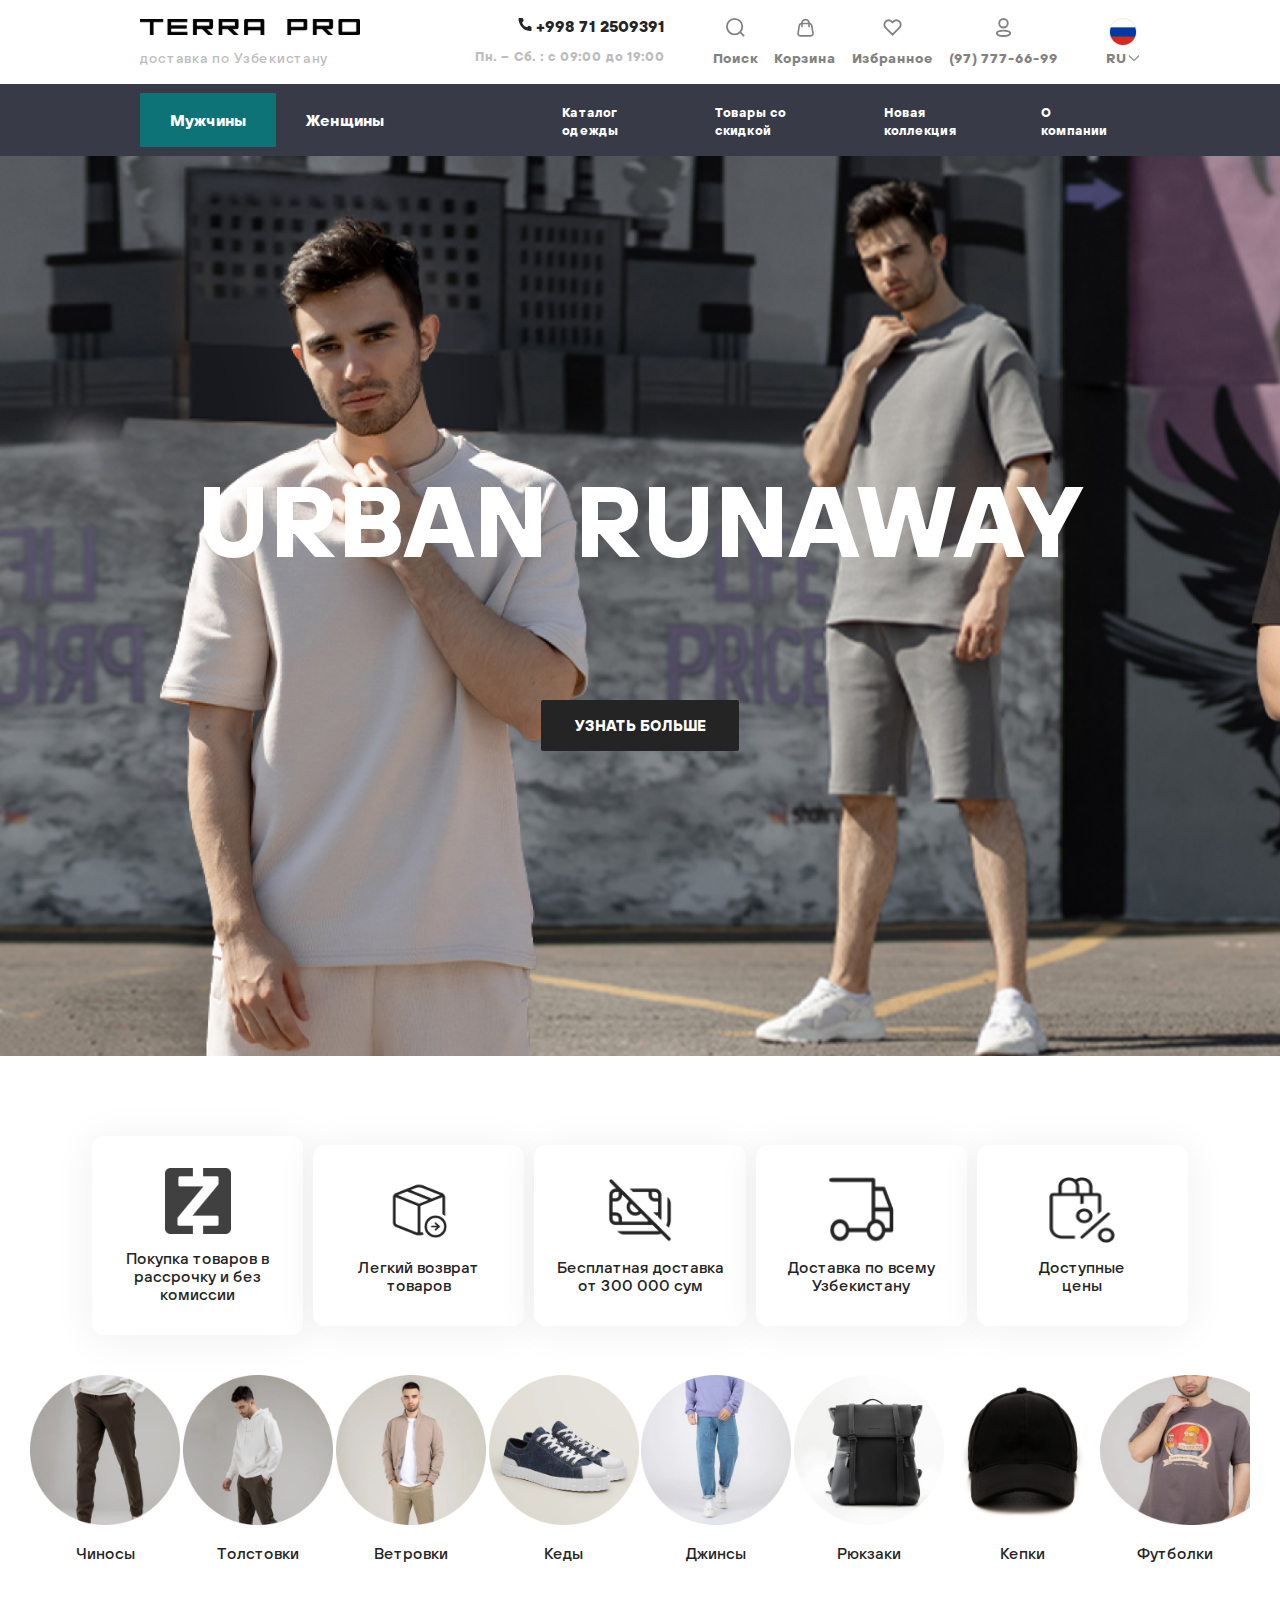
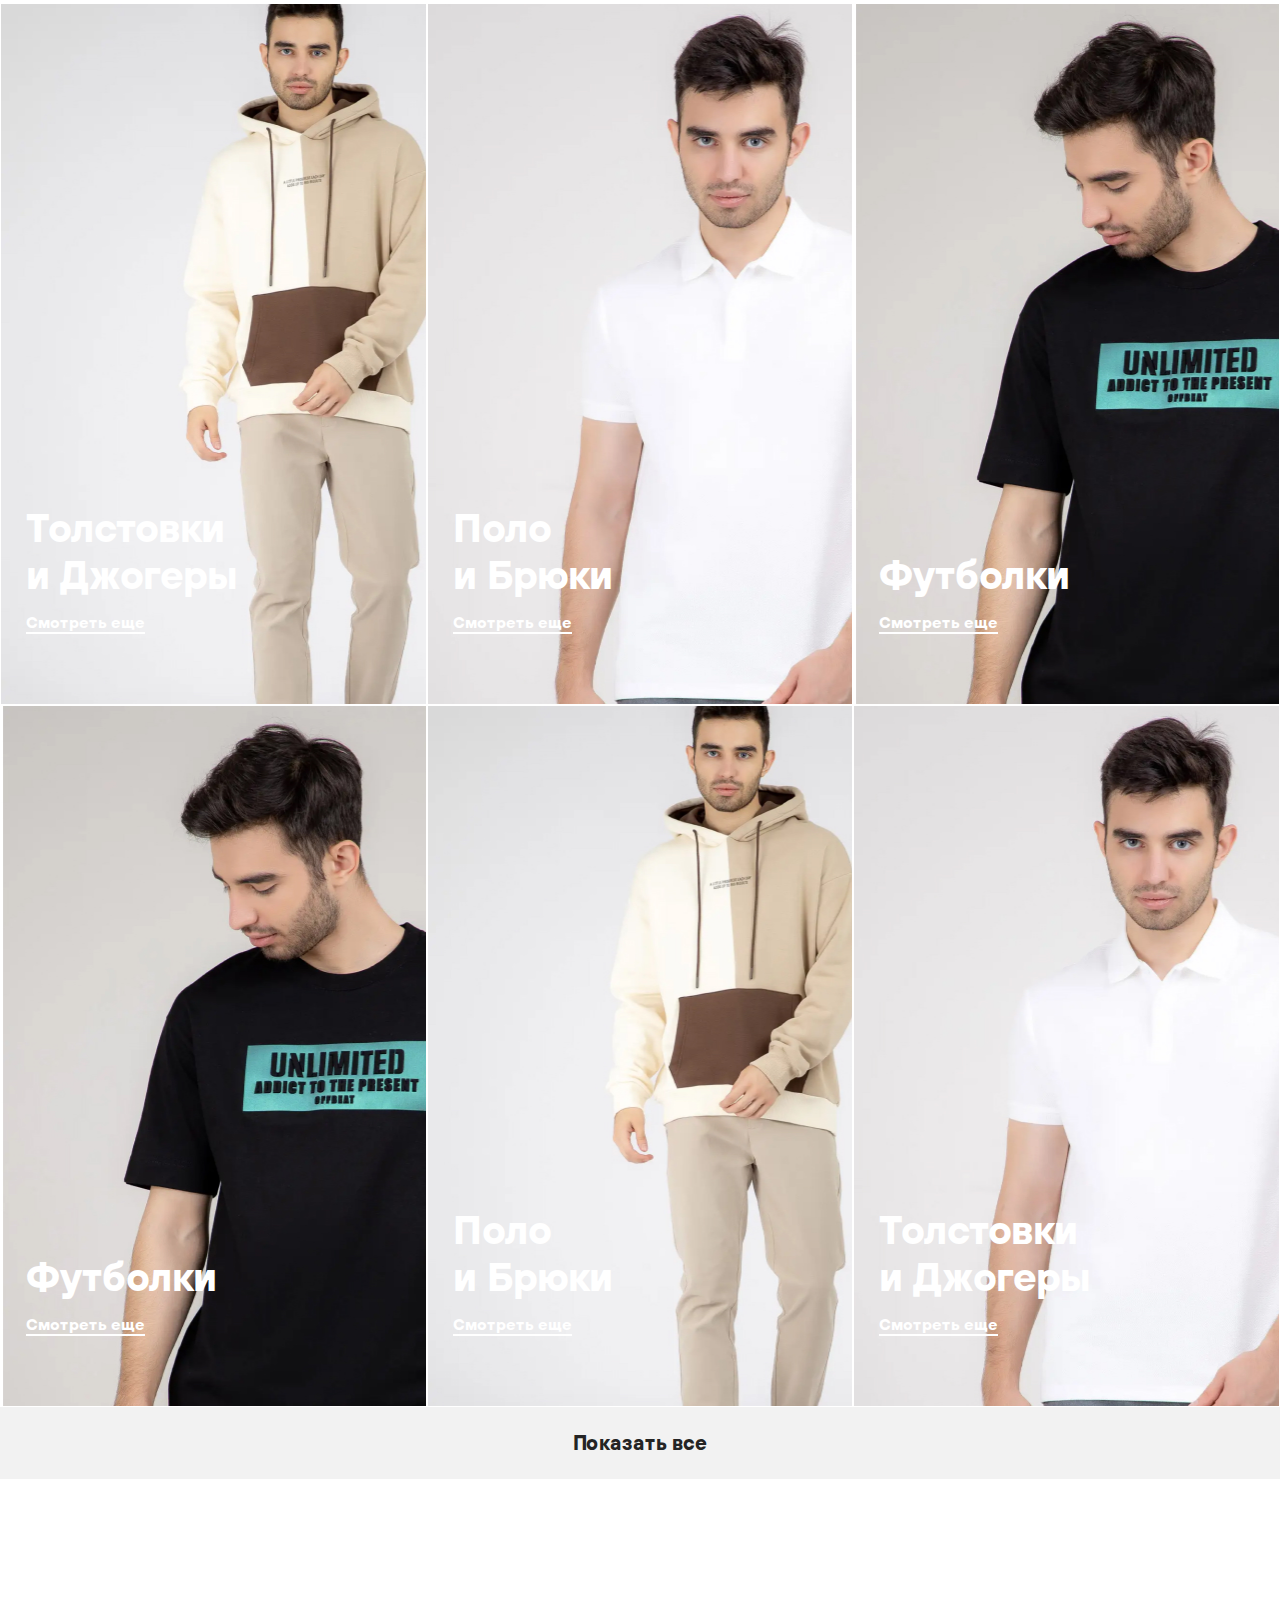
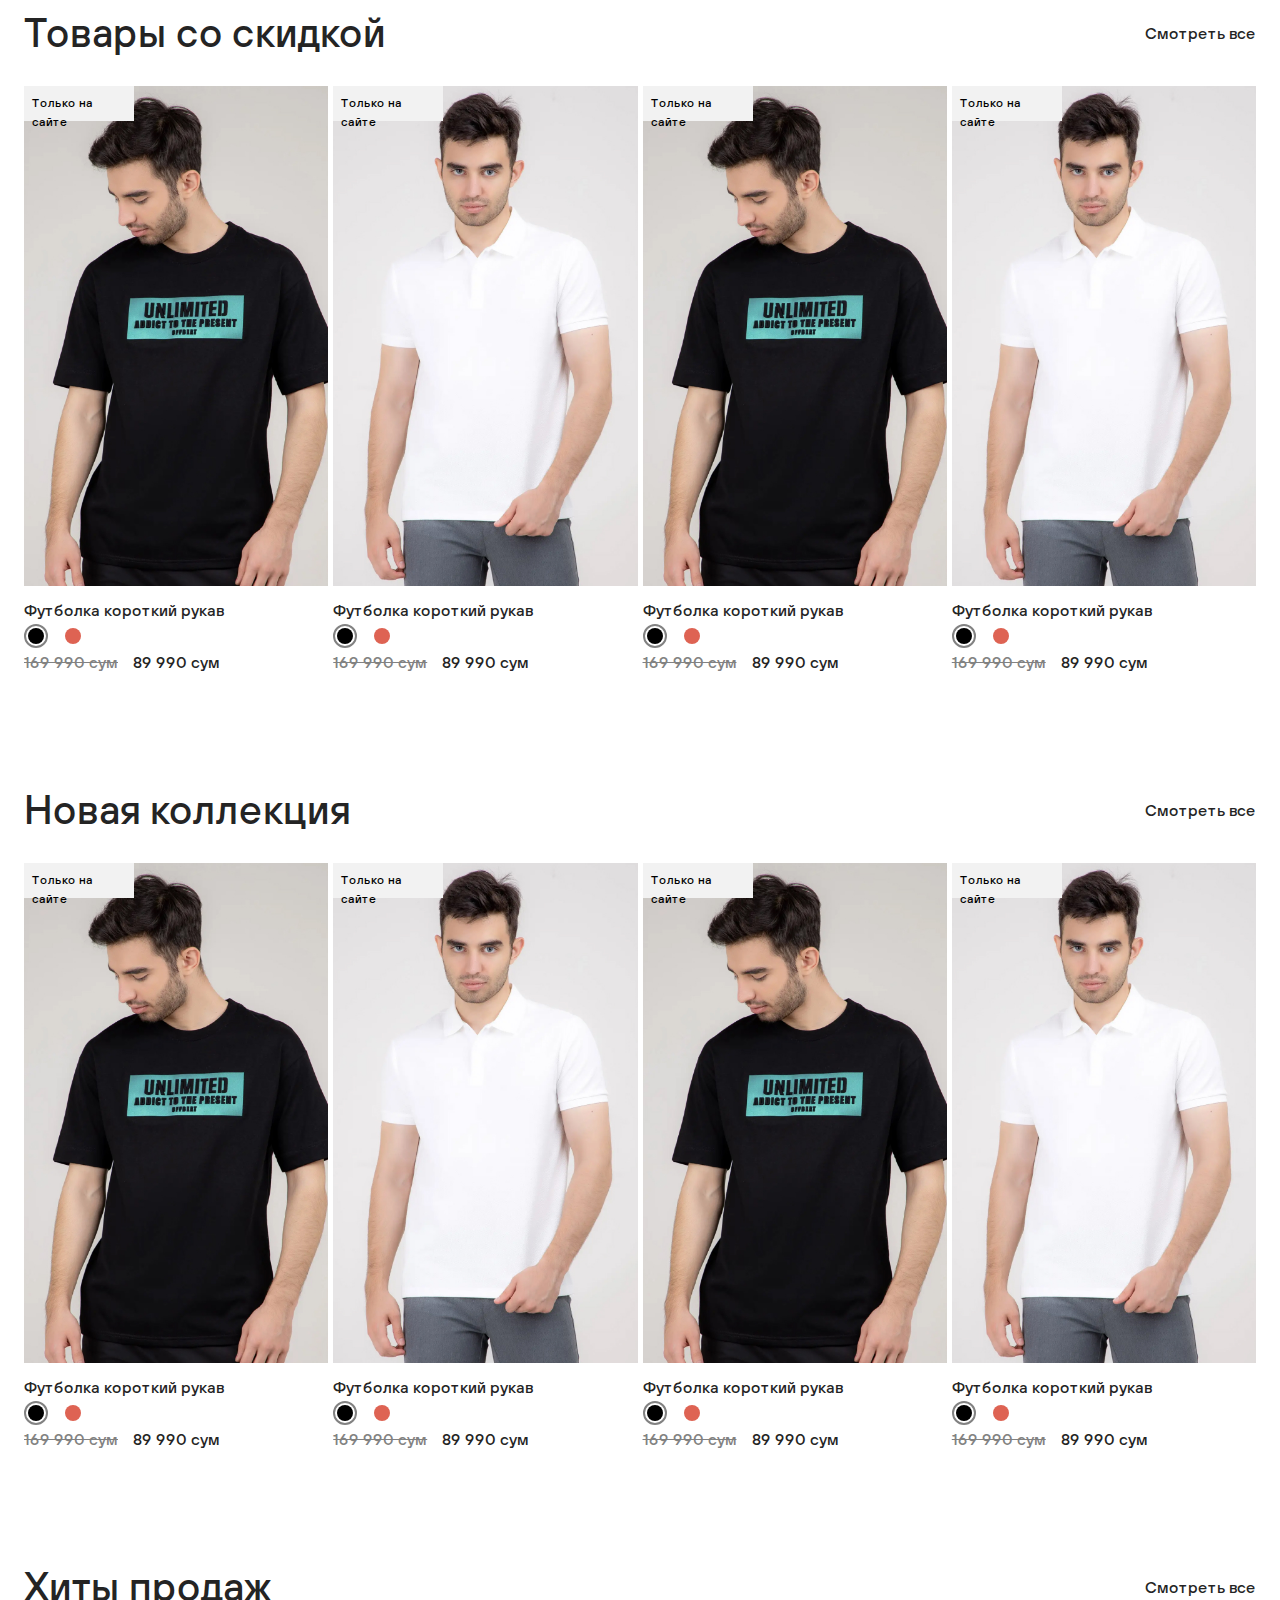
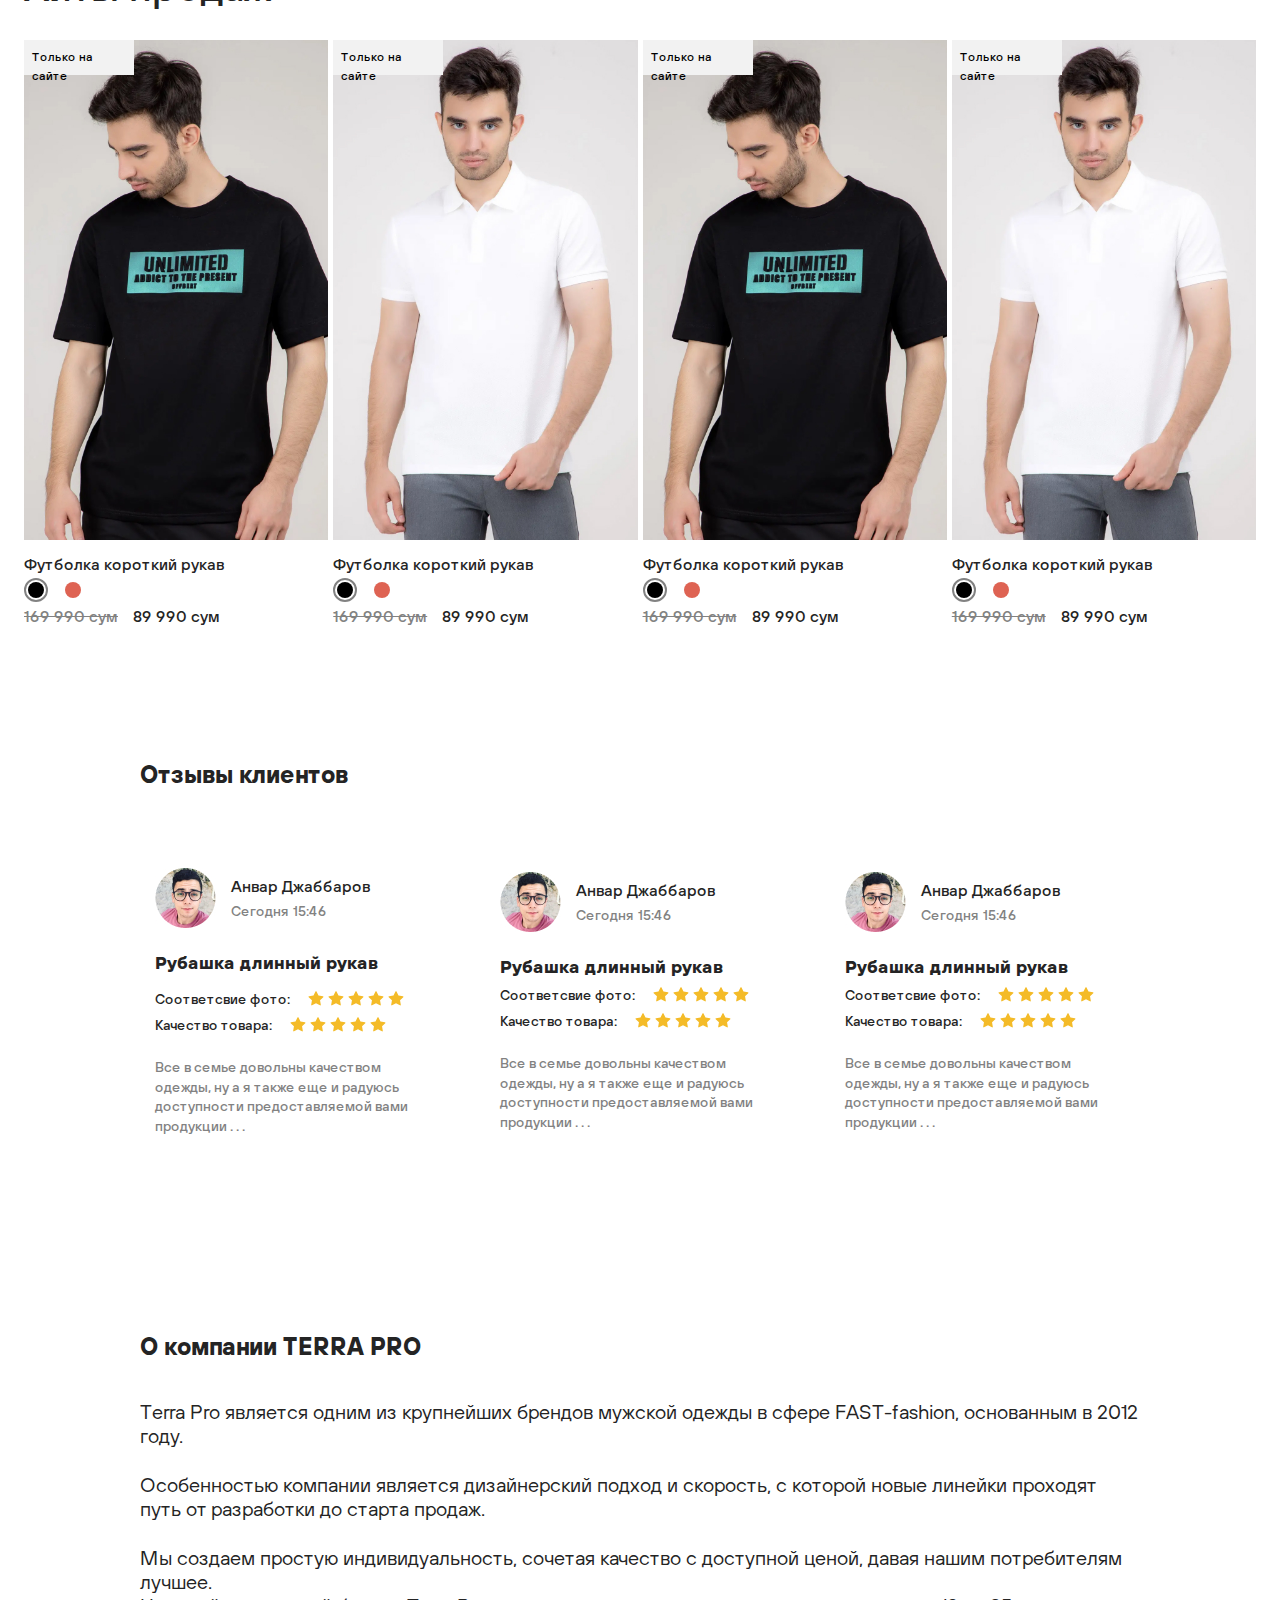
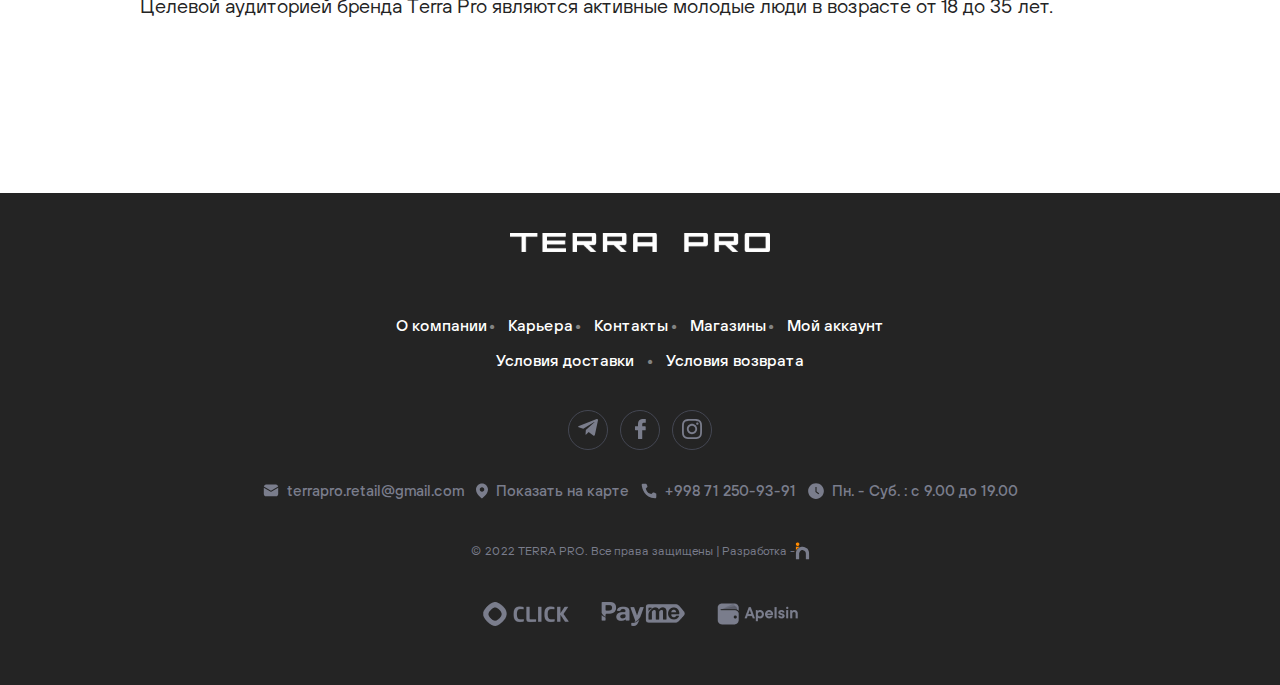
<file: index.html>
<!DOCTYPE html>
<html lang="en">
  <head>
    <meta charset="UTF-8" />
    <meta http-equiv="X-UA-Compatible" content="IE=edge" />
    <meta name="viewport" content="width=device-width, initial-scale=1.0" />
    <link rel="stylesheet" href="css/styles.min.css" />
    <title>Terra Pro</title>
  </head>
  <body>
    <header class="header">
      <div class="container">
        <div class="header-wrapper">
          <div class="header-logo">
            <div class="header-logo-name">
              <a href="#">
                <img src="images/icons/logo.svg" alt="logo" />
              </a>
            </div>
            <p class="header-delivery">доставка по Узбекистану</p>
          </div>
          <div class="header-links">
            <div class="header-contacts">
              <div class="header-phone">
                <img src="images/icons/phone.svg" alt="phone-icon" />
                <a class="header-phone-link" href="tel:++998712509391"
                  >+998 71 2509391</a
                >
              </div>
              <p class="header-schedule">Пн. – Сб. : с 09:00 до 19:00</p>
            </div>
            <nav>
              <ul class="navbar">
                <li class="navbar-item">
                  <img src="images/icons/search.svg" alt="search-icon" />
                  <a href="#" class="navbar-link">Поиск</a>
                </li>
                <li class="navbar-item">
                  <img src="images/icons/bag.svg" alt="bag-icon" />
                  <a href="#" class="navbar-link">Корзина</a>
                </li>
                <li class="navbar-item">
                  <img src="images/icons/favourite.svg" alt="favourite-icon" />
                  <a href="#" class="navbar-link">Избранное</a>
                </li>
                <li class="navbar-item">
                  <img src="images/icons/Profile.svg" alt="profile-icon" />
                  <a href="tel:+998977776699" class="navbar-link"
                    >(97) 777-66-99</a
                  >
                </li>
              </ul>
            </nav>
            <div class="lang">
              <img src="images/ru.png" alt="ru-lang" class="lang-img" />
              <div class="lang-options">
                <p class="lang-choice">ru</p>
                <img
                  src="images/icons/chevron.svg"
                  alt="chevron"
                  class="lang-chevron"
                />
              </div>
            </div>
          </div>
        </div>
      </div>
    </header>
    <div class="subheader">
      <div class="container">
        <div class="subheader-wrapper">
          <ul class="subheader-category">
            <li class="subheader-category-item active">
              <a href="#" class="subheader-category-link">Мужчины</a>
            </li>
            <li class="subheader-category-item">
              <a href="#" class="subheader-category-link">Женщины</a>
            </li>
          </ul>
          <ul class="subheader-nav">
            <li class="subheader-nav-item">
              <a class="subheader-nav-link" href="">Каталог одежды</a>
            </li>
            <li class="subheader-nav-item">
              <a class="subheader-nav-link" href="">Товары со скидкой</a>
            </li>
            <li class="subheader-nav-item">
              <a class="subheader-nav-link" href="">Новая коллекция</a>
            </li>
            <li class="subheader-nav-item">
              <a class="subheader-nav-link" href="">О компании</a>
            </li>
          </ul>
        </div>
      </div>
    </div>
    <section class="promo">
      <div class="container">
        <div class="promo-card">
          <h1 class="promo-title">Urban runaway</h1>
          <button class="promo-btn">
            <a class="promo-btn-link">узнать больше</a>
          </button>
        </div>
      </div>
    </section>
    <section class="features">
      <div class="features-wrapper">
        <div class="feature-card">
          <img
            src="images/feature-icons/zoodmall.png"
            alt="zoodmall"
            class="feature-card-img"
          />
          <p class="feature-card-descr">
            Покупка товаров в рассрочку и без комиссии
          </p>
        </div>
        <div class="feature-card">
          <img
            src="images/feature-icons/box.png"
            alt="box"
            class="feature-card-img"
          />
          <p class="feature-card-descr">
            Легкий возврат <br />
            товаров
          </p>
        </div>
        <div class="feature-card">
          <img
            src="images/feature-icons/money.png"
            alt="money"
            class="feature-card-img"
          />
          <p class="feature-card-descr">
            Бесплатная доставка <br />
            от 300 000 сум
          </p>
        </div>
        <div class="feature-card">
          <img
            src="images/feature-icons/truck.png"
            alt="truck"
            class="feature-card-img"
          />
          <p class="feature-card-descr">
            Доставка по всему <br />
            Узбекистану
          </p>
        </div>
        <div class="feature-card">
          <img
            src="images/feature-icons/price.png"
            alt="price"
            class="feature-card-img"
          />
          <p class="feature-card-descr">
            Доступные <br />
            цены
          </p>
        </div>
      </div>
    </section>
    <section class="clothing-items">
      <div class="clothing-items-wrapper">
        <a href="" class="clothing-item-link">
          <div class="clothing-item-card">
            <img
              src="images/clothing-items/item-1.jpg"
              alt="pants"
              class="clothing-item-img"
            />
            <p class="clothing-item-tag">Чиносы</p>
          </div>
        </a>
        <a href="" class="clothing-item-link">
          <div class="clothing-item-card">
            <img
              src="images/clothing-items/item-2.jpg"
              alt="hoody"
              class="clothing-item-img"
            />
            <p class="clothing-item-tag">Толстовки</p>
          </div>
        </a>
        <a href="" class="clothing-item-link">
          <div class="clothing-item-card">
            <img
              src="images/clothing-items/item-3.jpg"
              alt="jacket"
              class="clothing-item-img"
            />
            <p class="clothing-item-tag">Ветровки</p>
          </div>
        </a>
        <a href="" class="clothing-item-link">
          <div class="clothing-item-card">
            <img
              src="images/clothing-items/item-4.jpg"
              alt="sneackers"
              class="clothing-item-img"
            />
            <p class="clothing-item-tag">Кеды</p>
          </div>
        </a>
        <a href="" class="clothing-item-link">
          <div class="clothing-item-card">
            <img
              src="images/clothing-items/item-5.jpg"
              alt="jeans"
              class="clothing-item-img"
            />
            <p class="clothing-item-tag">Джинсы</p>
          </div>
        </a>
        <a href="" class="clothing-item-link">
          <div class="clothing-item-card">
            <img
              src="images/clothing-items/item-6.jpg"
              alt="bag"
              class="clothing-item-img"
            />
            <p class="clothing-item-tag">Рюкзаки</p>
          </div>
        </a>
        <a href="" class="clothing-item-link">
          <div class="clothing-item-card">
            <img
              src="images/clothing-items/item-7.jpg"
              alt="cap"
              class="clothing-item-img"
            />
            <p class="clothing-item-tag">Кепки</p>
          </div>
        </a>
        <a href="" class="clothing-item-link">
          <div class="clothing-item-card">
            <img
              src="images/clothing-items/item-8.jpg"
              alt="tshirts"
              class="clothing-item-img"
            />
            <p class="clothing-item-tag">Футболки</p>
          </div>
        </a>
      </div>
    </section>
    <section class="clothing-cards">
      <div class="clothing-cards-wrapper">
        <div class="clothing-card clothing-card-1">
          <div class="clothing-card-descr">
            <h2 class="clothing-card-title">
              Толстовки <br />
              и Джогеры
            </h2>
            <a href="#" class="clothing-card-link">Смотреть еще</a>
          </div>
        </div>
        <div class="clothing-card clothing-card-2">
          <div class="clothing-card-descr">
            <h2 class="clothing-card-title">
              Поло <br />
              и Брюки
            </h2>
            <a href="#" class="clothing-card-link">Смотреть еще</a>
          </div>
        </div>
        <div class="clothing-card clothing-card-3">
          <div class="clothing-card-descr">
            <h2 class="clothing-card-title">Футболки</h2>
            <a href="#" class="clothing-card-link">Смотреть еще</a>
          </div>
        </div>
      </div>
      <div class="clothing-cards-wrapper clothing-cards-wrapper-2">
        <div class="clothing-card clothing-card-4">
          <div class="clothing-card-descr">
            <h2 class="clothing-card-title">Футболки</h2>
            <a href="#" class="clothing-card-link">Смотреть еще</a>
          </div>
        </div>
        <div class="clothing-card clothing-card-5">
          <div class="clothing-card-descr">
            <h2 class="clothing-card-title">
              Поло <br />
              и Брюки
            </h2>
            <a href="#" class="clothing-card-link">Смотреть еще</a>
          </div>
        </div>
        <div class="clothing-card clothing-card-6">
          <div class="clothing-card-descr">
            <h2 class="clothing-card-title">
              Толстовки <br />
              и Джогеры
            </h2>
            <a href="#" class="clothing-card-link">Смотреть еще</a>
          </div>
        </div>
      </div>
      <div class="clothing-cards-link">
        <a href="#">Показать все</a>
      </div>
    </section>
    <section class="demo">
      <div class="demo-header">
        <h2 class="title">Товары со скидкой</h2>
        <a href="" class="demo-more-link">Смотреть все</a>
      </div>
      <div class="demo-wrapper">
        <div class="demo-card">
          <img
            src="images/clothing-cards/tshirt.jpg"
            alt="tshirt"
            class="demo-card-img"
          />
          <figure class="demo-card-label">Только на сайте</figure>
          <div class="demo-card-descr">
            <p class="demo-card-tag">Футболка короткий рукав</p>
            <div class="demo-card-colors">
              <div class="border border-active">
                <div class="color-black"></div>
              </div>
              <div class="border">
                <div class="color-peach"></div>
              </div>
            </div>
            <div class="demo-card-prices">
              <p class="old-price-option">169 990 сум</p>
              <p class="new-price-option">89 990 сум</p>
            </div>
          </div>
        </div>
        <div class="demo-card">
          <img
            src="images/clothing-cards/polo.jpg"
            alt="tshirt"
            class="demo-card-img"
          />
          <figure class="demo-card-label">Только на сайте</figure>
          <div class="demo-card-descr">
            <p class="demo-card-tag">Футболка короткий рукав</p>
            <div class="demo-card-colors">
              <div class="border border-active">
                <div class="color-black"></div>
              </div>
              <div class="border">
                <div class="color-peach"></div>
              </div>
            </div>
            <div class="demo-card-prices">
              <p class="old-price-option">169 990 сум</p>
              <p class="new-price-option">89 990 сум</p>
            </div>
          </div>
        </div>
        <div class="demo-card">
          <img
            src="images/clothing-cards/tshirt.jpg"
            alt="tshirt"
            class="demo-card-img"
          />
          <figure class="demo-card-label">Только на сайте</figure>
          <div class="demo-card-descr">
            <p class="demo-card-tag">Футболка короткий рукав</p>
            <div class="demo-card-colors">
              <div class="border border-active">
                <div class="color-black"></div>
              </div>
              <div class="border">
                <div class="color-peach"></div>
              </div>
            </div>
            <div class="demo-card-prices">
              <p class="old-price-option">169 990 сум</p>
              <p class="new-price-option">89 990 сум</p>
            </div>
          </div>
        </div>
        <div class="demo-card">
          <img
            src="images/clothing-cards/polo.jpg"
            alt="tshirt"
            class="demo-card-img"
          />
          <figure class="demo-card-label">Только на сайте</figure>
          <div class="demo-card-descr">
            <p class="demo-card-tag">Футболка короткий рукав</p>
            <div class="demo-card-colors">
              <div class="border border-active">
                <div class="color-black"></div>
              </div>
              <div class="border">
                <div class="color-peach"></div>
              </div>
            </div>
            <div class="demo-card-prices">
              <p class="old-price-option">169 990 сум</p>
              <p class="new-price-option">89 990 сум</p>
            </div>
          </div>
        </div>
      </div>
    </section>
    <section class="demo">
      <div class="demo-header">
        <h2 class="title">Новая коллекция</h2>
        <a href="" class="demo-more-link">Смотреть все</a>
      </div>
      <div class="demo-wrapper">
        <div class="demo-card">
          <img
            src="images/clothing-cards/tshirt.jpg"
            alt="tshirt"
            class="demo-card-img"
          />
          <figure class="demo-card-label">Только на сайте</figure>
          <div class="demo-card-descr">
            <p class="demo-card-tag">Футболка короткий рукав</p>
            <div class="demo-card-colors">
              <div class="border border-active">
                <div class="color-black"></div>
              </div>
              <div class="border">
                <div class="color-peach"></div>
              </div>
            </div>
            <div class="demo-card-prices">
              <p class="old-price-option">169 990 сум</p>
              <p class="new-price-option">89 990 сум</p>
            </div>
          </div>
        </div>
        <div class="demo-card">
          <img
            src="images/clothing-cards/polo.jpg"
            alt="tshirt"
            class="demo-card-img"
          />
          <figure class="demo-card-label">Только на сайте</figure>
          <div class="demo-card-descr">
            <p class="demo-card-tag">Футболка короткий рукав</p>
            <div class="demo-card-colors">
              <div class="border border-active">
                <div class="color-black"></div>
              </div>
              <div class="border">
                <div class="color-peach"></div>
              </div>
            </div>
            <div class="demo-card-prices">
              <p class="old-price-option">169 990 сум</p>
              <p class="new-price-option">89 990 сум</p>
            </div>
          </div>
        </div>
        <div class="demo-card">
          <img
            src="images/clothing-cards/tshirt.jpg"
            alt="tshirt"
            class="demo-card-img"
          />
          <figure class="demo-card-label">Только на сайте</figure>
          <div class="demo-card-descr">
            <p class="demo-card-tag">Футболка короткий рукав</p>
            <div class="demo-card-colors">
              <div class="border border-active">
                <div class="color-black"></div>
              </div>
              <div class="border">
                <div class="color-peach"></div>
              </div>
            </div>
            <div class="demo-card-prices">
              <p class="old-price-option">169 990 сум</p>
              <p class="new-price-option">89 990 сум</p>
            </div>
          </div>
        </div>
        <div class="demo-card">
          <img
            src="images/clothing-cards/polo.jpg"
            alt="tshirt"
            class="demo-card-img"
          />
          <figure class="demo-card-label">Только на сайте</figure>
          <div class="demo-card-descr">
            <p class="demo-card-tag">Футболка короткий рукав</p>
            <div class="demo-card-colors">
              <div class="border border-active">
                <div class="color-black"></div>
              </div>
              <div class="border">
                <div class="color-peach"></div>
              </div>
            </div>
            <div class="demo-card-prices">
              <p class="old-price-option">169 990 сум</p>
              <p class="new-price-option">89 990 сум</p>
            </div>
          </div>
        </div>
      </div>
    </section>
    <section class="demo">
      <div class="demo-header">
        <h2 class="title">Хиты продаж</h2>
        <a href="" class="demo-more-link">Смотреть все</a>
      </div>
      <div class="demo-wrapper">
        <div class="demo-card">
          <img
            src="images/clothing-cards/tshirt.jpg"
            alt="tshirt"
            class="demo-card-img"
          />
          <figure class="demo-card-label">Только на сайте</figure>
          <div class="demo-card-descr">
            <p class="demo-card-tag">Футболка короткий рукав</p>
            <div class="demo-card-colors">
              <div class="border border-active">
                <div class="color-black"></div>
              </div>
              <div class="border">
                <div class="color-peach"></div>
              </div>
            </div>
            <div class="demo-card-prices">
              <p class="old-price-option">169 990 сум</p>
              <p class="new-price-option">89 990 сум</p>
            </div>
          </div>
        </div>
        <div class="demo-card">
          <img
            src="images/clothing-cards/polo.jpg"
            alt="tshirt"
            class="demo-card-img"
          />
          <figure class="demo-card-label">Только на сайте</figure>
          <div class="demo-card-descr">
            <p class="demo-card-tag">Футболка короткий рукав</p>
            <div class="demo-card-colors">
              <div class="border border-active">
                <div class="color-black"></div>
              </div>
              <div class="border">
                <div class="color-peach"></div>
              </div>
            </div>
            <div class="demo-card-prices">
              <p class="old-price-option">169 990 сум</p>
              <p class="new-price-option">89 990 сум</p>
            </div>
          </div>
        </div>
        <div class="demo-card">
          <img
            src="images/clothing-cards/tshirt.jpg"
            alt="tshirt"
            class="demo-card-img"
          />
          <figure class="demo-card-label">Только на сайте</figure>
          <div class="demo-card-descr">
            <p class="demo-card-tag">Футболка короткий рукав</p>
            <div class="demo-card-colors">
              <div class="border border-active">
                <div class="color-black"></div>
              </div>
              <div class="border">
                <div class="color-peach"></div>
              </div>
            </div>
            <div class="demo-card-prices">
              <p class="old-price-option">169 990 сум</p>
              <p class="new-price-option">89 990 сум</p>
            </div>
          </div>
        </div>
        <div class="demo-card">
          <img
            src="images/clothing-cards/polo.jpg"
            alt="tshirt"
            class="demo-card-img"
          />
          <figure class="demo-card-label">Только на сайте</figure>
          <div class="demo-card-descr">
            <p class="demo-card-tag">Футболка короткий рукав</p>
            <div class="demo-card-colors">
              <div class="border border-active">
                <div class="color-black"></div>
              </div>
              <div class="border">
                <div class="color-peach"></div>
              </div>
            </div>
            <div class="demo-card-prices">
              <p class="old-price-option">169 990 сум</p>
              <p class="new-price-option">89 990 сум</p>
            </div>
          </div>
        </div>
      </div>
    </section>
    <div class="reviews">
      <div class="container">
        <h3 class="small-title">Отзывы клиентов</h3>
        <div class="reviews-wrapper">
          <div class="review-card" id="review-card-1">
            <div class="reviewer">
              <img src="images/review.jpg" alt="review" class="reviewer-img" />
              <div class="review-data">
                <div class="reviewer-name">Анвар Джаббаров</div>
                <time datetime="2022-28-09">Сегодня</time>
                <time datetime="15:46">15:46</time>
              </div>
            </div>
            <p class="review-card-item">Рубашка длинный рукав</p>
            <div class="review-marks">
              <div class="review-details">
                <p class="review-detail">Соответсвие фото:</p>
                <img src="images/stars.svg" class="review-stars" />
              </div>
              <div class="review-details">
                <p class="review-detail">Качество товара:</p>
                <img src="images/stars.svg" class="review-stars" />
              </div>
            </div>
            <div class="review-text">
              Все в семье довольны качеством одежды, ну а я также еще и радуюсь
              доступности предоставляемой вами продукции . . .
            </div>
          </div>
          <div class="review-card" id="review-card-2">
            <div class="reviewer">
              <img src="images/review.jpg" alt="review" class="reviewer-img" />
              <div class="review-data">
                <div class="reviewer-name">Анвар Джаббаров</div>
                <time datetime="2022-28-09">Сегодня</time>
                <time datetime="15:46">15:46</time>
              </div>
            </div>
            <p class="review-card-item">Рубашка длинный рукав</p>
            <div class="review-details">
              <p class="review-detail">Соответсвие фото:</p>
              <img src="images/stars.svg" class="review-stars" />
            </div>
            <div class="review-details">
              <p class="review-detail">Качество товара:</p>
              <img src="images/stars.svg" class="review-stars" />
            </div>
            <div class="review-text">
              Все в семье довольны качеством одежды, ну а я также еще и радуюсь
              доступности предоставляемой вами продукции . . .
            </div>
          </div>
          <div class="review-card" id="review-card-3">
            <div class="reviewer">
              <img src="images/review.jpg" alt="review" class="reviewer-img" />
              <div class="review-data">
                <div class="reviewer-name">Анвар Джаббаров</div>
                <time datetime="2022-28-09">Сегодня</time>
                <time datetime="15:46">15:46</time>
              </div>
            </div>
            <p class="review-card-item">Рубашка длинный рукав</p>
            <div class="review-details">
              <p class="review-detail">Соответсвие фото:</p>
              <img src="images/stars.svg" class="review-stars" />
            </div>
            <div class="review-details">
              <p class="review-detail">Качество товара:</p>
              <img src="images/stars.svg" class="review-stars" />
            </div>
            <div class="review-text">
              Все в семье довольны качеством одежды, ну а я также еще и радуюсь
              доступности предоставляемой вами продукции . . .
            </div>
          </div>
        </div>
      </div>
    </div>
    <section class="about">
      <div class="container">
        <h3 class="small-title">О компании TERRA PRO</h3>
        <p class="about-text">
          Terra Pro является одним из крупнейших брендов мужской одежды в сфере
          FAST-fashion, основанным в 2012 году.
        </p>
        <p class="about-text">
          Особенностью компании является дизайнерский подход и скорость, с
          которой новые линейки проходят путь от разработки до старта продаж.
        </p>
        <p class="about-text">
          Мы создаем простую индивидуальность, сочетая качество с доступной
          ценой, давая нашим потребителям лучшее. <br />
          Целевой аудиторией бренда Terra Pro являются активные молодые люди в
          возрасте от 18 до 35 лет.
        </p>
      </div>
    </section>
    <footer class="footer">
      <div class="container">
        <a href="" class="footer-logo-link">
          <img
            src="images/icons/logo-white.svg"
            alt="logo"
            class="footer-logo"
          />
        </a>
        <nav class="footer-nav">
          <div class="footer-nav-wrapper">
            <ul class="footer-menu">
              <li class="footer-item">
                <a href="">О компании</a>
              </li>
              <li class="footer-item">
                <a href="">Карьера</a>
              </li>
              <li class="footer-item">
                <a href="">Контакты</a>
              </li>
              <li class="footer-item">
                <a href="">Магазины</a>
              </li>
              <li class="footer-item">
                <a href="">Мой аккаунт</a>
              </li>
              <li class="footer-item">
                <a href="">Условия доставки</a>
              </li>
              <li class="footer-item">
                <a href="">Условия возврата</a>
              </li>
            </ul>
          </div>
        </nav>
        <div class="footer-social">
          <div class="footer-social-wrapper">
            <a href="" class="footer-social-link">
              <div class="footer-social-img">
                <img src="images/icons/tg.svg" alt="telegram" />
              </div>
            </a>
            <a href="" class="footer-social-link">
              <div class="footer-social-img">
                <img src="images/icons/fb.svg" alt="facebook" />
              </div>
            </a>
            <a href="" class="footer-social-link">
              <div class="footer-social-img">
                <img src="images/icons/instagram.svg" alt="instagram" />
              </div>
            </a>
          </div>
        </div>
        <div class="footer-contacts">
          <div class="footer-contacts-item">
            <img src="images/icons/mail.svg" alt="mail" />
            <a
              href="mailto:terrapro.retail@gmail.com"
              class="footer-contacts-link"
              >terrapro.retail@gmail.com</a
            >
          </div>
          <div class="footer-contacts-item">
            <img src="images/icons/map.svg" alt="map" />
            <a href="" class="footer-contacts-link">Показать на карте</a>
          </div>
          <div class="footer-contacts-item">
            <img src="images/icons/phone-gray.svg" alt="phone" />
            <a href="tel:+998712509391" class="footer-contacts-link">
              +998 71 250-93-91</a
            >
          </div>
          <div class="footer-contacts-item">
            <img src="images/icons/clock.svg" alt="clock" />
            <p href="" class="footer-contacts-link">
              Пн. - Суб. : с 9.00 до 19.00
            </p>
          </div>
        </div>
        <div class="website-rights">
          © 2022 TERRA PRO. Все права защищены | Разработка -
          <img src="images/icons/inweb.svg" alt="inweb-logo" />
        </div>
        <div class="payments">
          <a href="" class="payments-link"
            ><img src="images/icons/click.png" alt="click"
          /></a>
          <a href="" class="payments-link"
            ><img src="images/icons/payme.png" alt="payme"
          /></a>
          <a href="" class="payments-link"
            ><img src="images/icons/apelsin.png" alt="apelsin"
          /></a>
        </div>
      </div>
    </footer>
  </body>
</html>
</file>
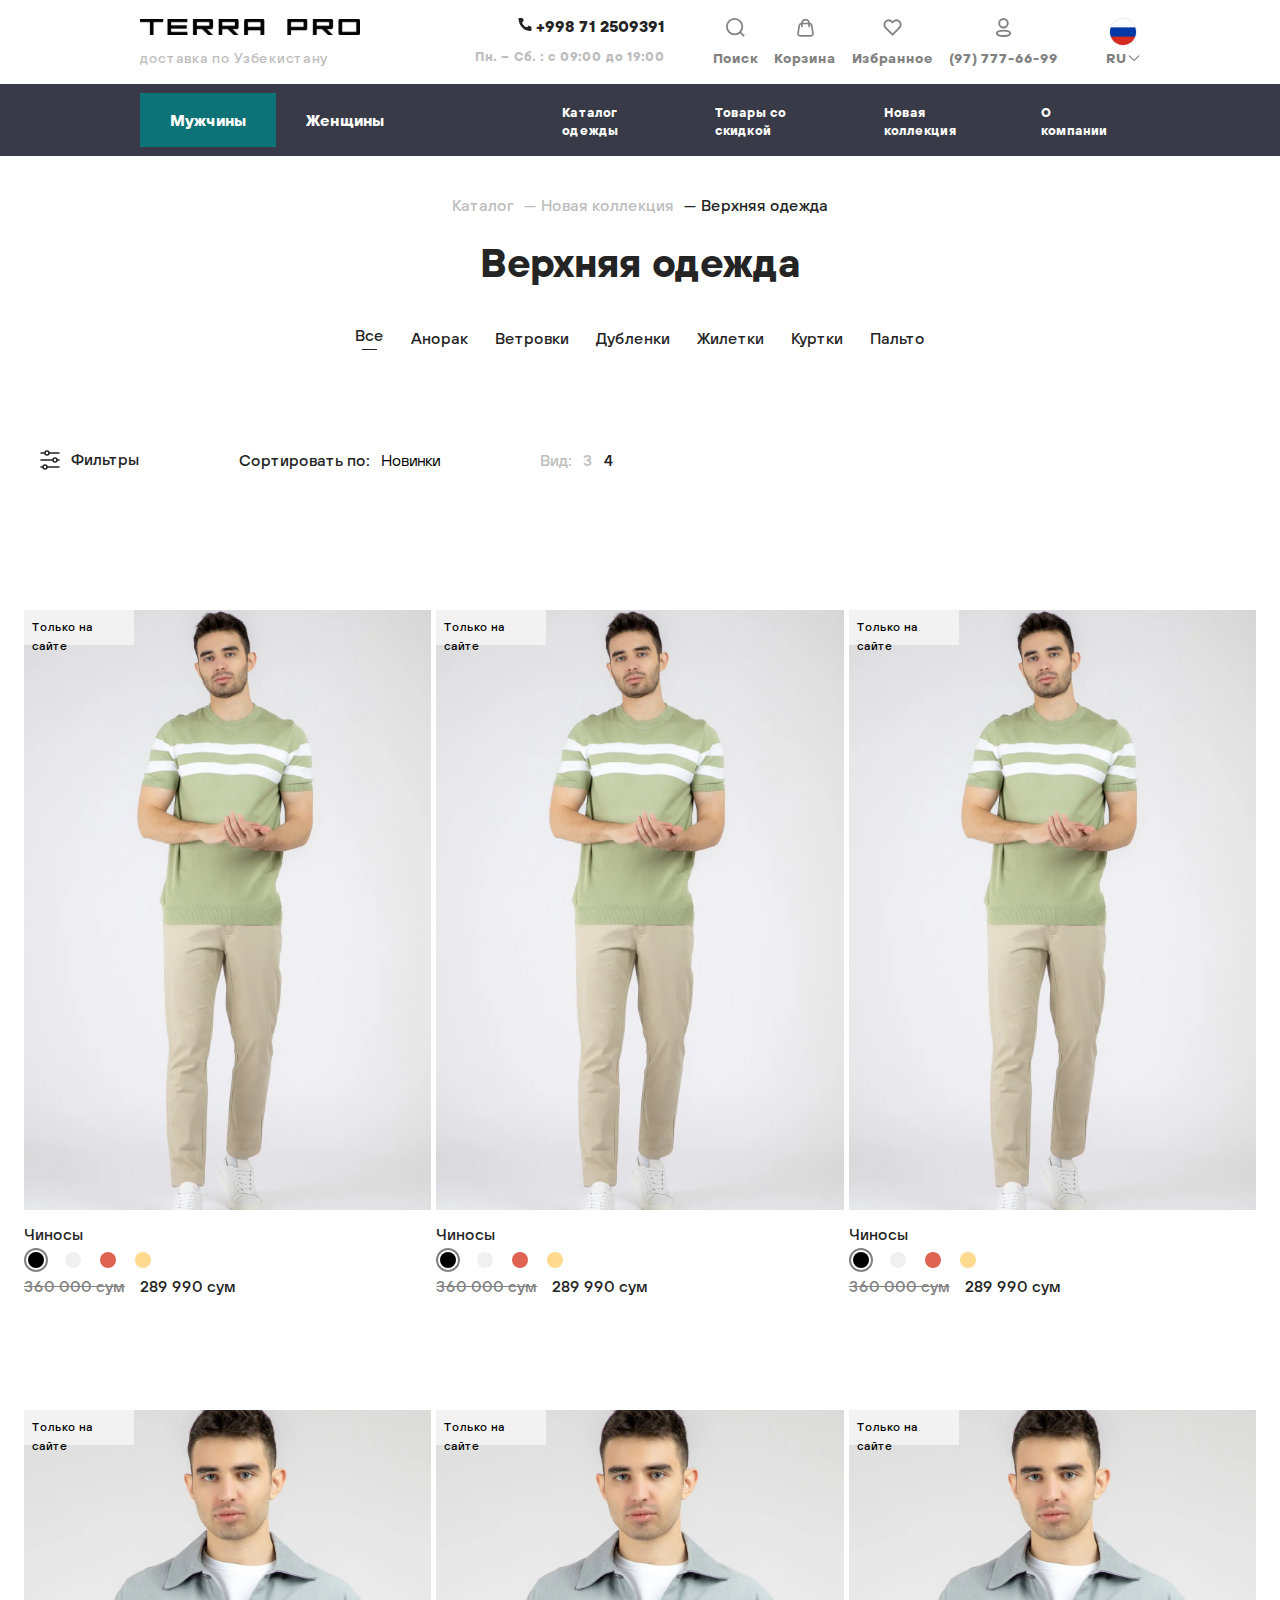
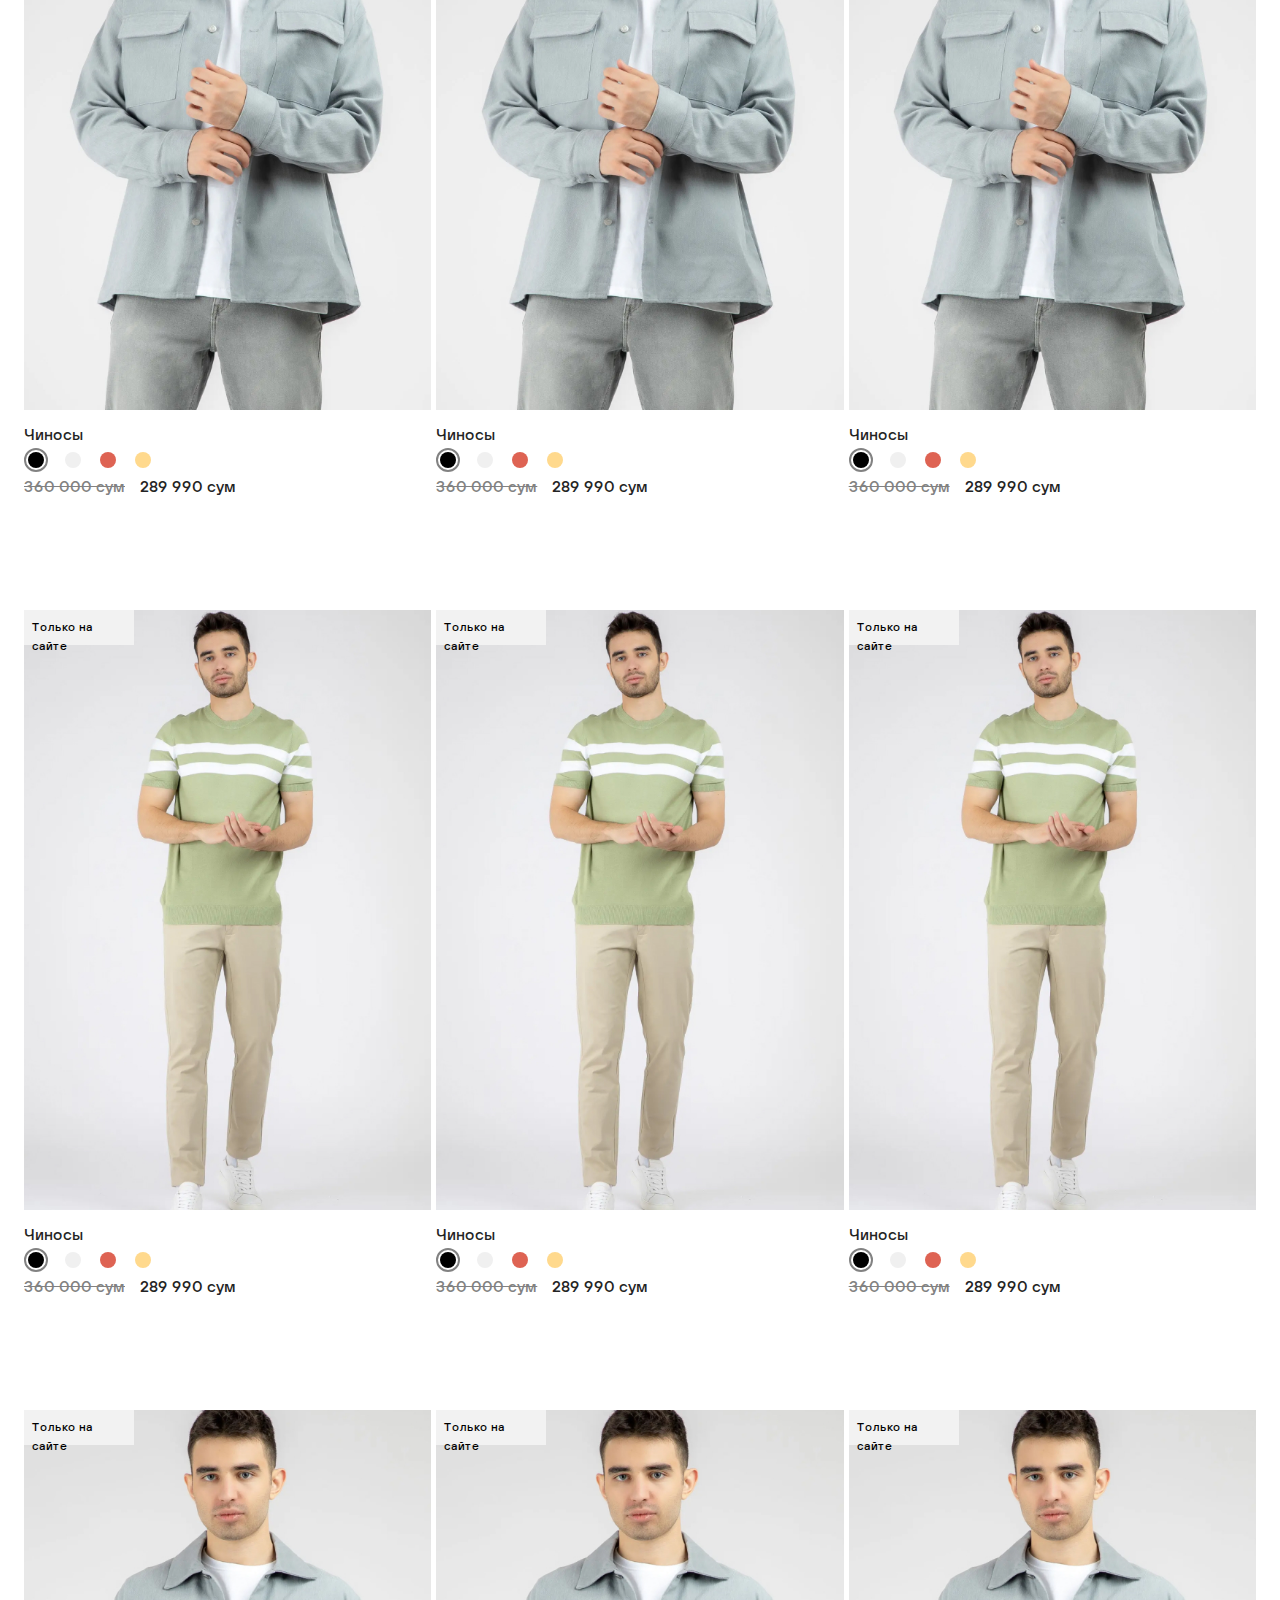
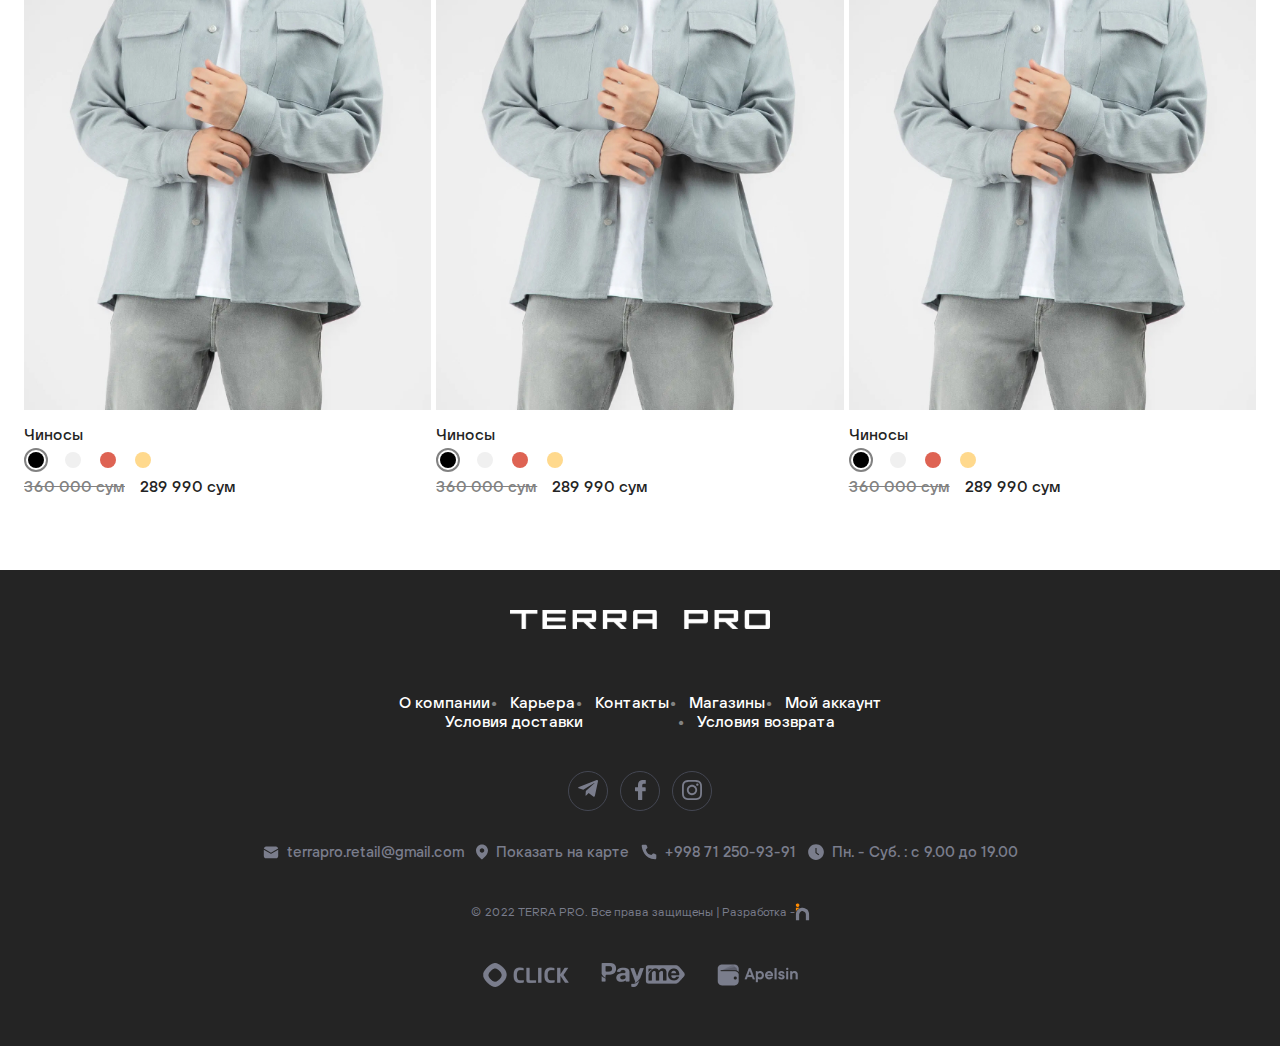
<file: catalog.html>
<!DOCTYPE html>
<html lang="en">
  <head>
    <meta charset="UTF-8" />
    <meta http-equiv="X-UA-Compatible" content="IE=edge" />
    <meta name="viewport" content="width=device-width, initial-scale=1.0" />
    <link rel="stylesheet" href="css/styles.min.css" />
    <title>Catalog</title>
  </head>
  <body>
    <header>
      <div class="container">
        <div class="header-wrapper">
          <div class="header-logo">
            <div class="header-logo-name">
              <a href="#">
                <img src="images/icons/logo.svg" alt="logo" />
              </a>
            </div>
            <p class="header-delivery">доставка по Узбекистану</p>
          </div>
          <div class="header-links">
            <div class="header-contacts">
              <div class="header-phone">
                <img src="images/icons/phone.svg" alt="phone-icon" />
                <a class="header-phone-link" href="tel:++998712509391"
                  >+998 71 2509391</a
                >
              </div>
              <p class="header-schedule">Пн. – Сб. : с 09:00 до 19:00</p>
            </div>
            <nav>
              <ul class="navbar">
                <li class="navbar-item">
                  <img src="images/icons/search.svg" alt="search-icon" />
                  <a href="#" class="navbar-link">Поиск</a>
                </li>
                <li class="navbar-item">
                  <img src="images/icons/bag.svg" alt="bag-icon" />
                  <a href="#" class="navbar-link">Корзина</a>
                </li>
                <li class="navbar-item">
                  <img src="images/icons/favourite.svg" alt="favourite-icon" />
                  <a href="#" class="navbar-link">Избранное</a>
                </li>
                <li class="navbar-item">
                  <img src="images/icons/Profile.svg" alt="profile-icon" />
                  <a href="tel:+998977776699" class="navbar-link"
                    >(97) 777-66-99</a
                  >
                </li>
              </ul>
            </nav>
            <div class="lang">
              <img src="images/ru.png" alt="ru-lang" class="lang-img" />
              <div class="lang-options">
                <p class="lang-choice">ru</p>
                <img
                  src="images/icons/chevron.svg"
                  alt="chevron"
                  class="lang-chevron"
                />
              </div>
            </div>
          </div>
        </div>
      </div>
    </header>
    <div class="subheader">
      <div class="container">
        <div class="subheader-wrapper">
          <ul class="subheader-category">
            <li class="subheader-category-item active">
              <a href="#" class="subheader-category-link">Мужчины</a>
            </li>
            <li class="subheader-category-item">
              <a href="#" class="subheader-category-link">Женщины</a>
            </li>
          </ul>
          <ul class="subheader-nav">
            <li class="subheader-nav-item">
              <a class="subheader-nav-link" href="">Каталог одежды</a>
            </li>
            <li class="subheader-nav-item">
              <a class="subheader-nav-link" href="">Товары со скидкой</a>
            </li>
            <li class="subheader-nav-item">
              <a class="subheader-nav-link" href="">Новая коллекция</a>
            </li>
            <li class="subheader-nav-item">
              <a class="subheader-nav-link" href="">О компании</a>
            </li>
          </ul>
        </div>
      </div>
    </div>
    <section class="catalog">
      <div class="catalog-path">
        <a href="#" class="catalog-path-links">Каталог</a>
        <a href="#" class="catalog-path-links"> — Новая коллекция</a>
        <a href="#" class="catalog-path-links catalog-path-links-active">
          — Верхняя одежда</a
        >
      </div>
      <h1 class="catalog-title">Верхняя одежда</h1>
      <div class="catalog-items">
        <a href="" class="catalog-items-links catalog-items-links-active"
          >Все</a
        >
        <a href="" class="catalog-items-links">Анорак</a>
        <a href="" class="catalog-items-links">Ветровки</a>
        <a href="" class="catalog-items-links">Дубленки</a>
        <a href="" class="catalog-items-links">Жилетки</a>
        <a href="" class="catalog-items-links">Куртки</a>
        <a href="" class="catalog-items-links">Пальто</a>
      </div>
    </section>
    <div class="filter">
      <a href="" class="filter-link">
        <img src="images/icons/filter.svg" alt="filter" class="filter-icon" />
        <p class="filter-tag">Фильтры</p>
      </a>
      <div class="sort">
        <p class="sort-by">Сортировать по:</p>
        <p class="sort-by-item">Новинки</p>
      </div>
      <div class="pagination">
        <div class="pagination-tag">Вид:</div>
        <a href="" class="pagination-link">3</a>
        <a href="" class="pagination-link pagination-link-active">4</a>
      </div>
    </div>
    <section class="demo">
      <div class="demo-wrapper">
        <div class="demo-card demo-card-catalog">
          <img
            src="images/catalog/item-1.jpg"
            alt="tshirt"
            class="demo-card-img"
          />
          <figure class="demo-card-label">Только на сайте</figure>
          <div class="demo-card-descr">
            <p class="demo-card-tag">Чиносы</p>
            <div class="demo-card-colors">
              <div class="border border-active">
                <div class="color-black"></div>
              </div>
              <div class="border">
                <div class="color-grey"></div>
              </div>
              <div class="border">
                <div class="color-peach"></div>
              </div>
              <div class="border">
                <div class="color-beige"></div>
              </div>
            </div>
            <div class="demo-card-prices">
              <p class="old-price-option">360 000 сум</p>
              <p class="new-price-option">289 990 сум</p>
            </div>
          </div>
        </div>
        <div class="demo-card demo-card-catalog">
          <img
            src="images/catalog/item-1.jpg"
            alt="tshirt"
            class="demo-card-img"
          />
          <figure class="demo-card-label">Только на сайте</figure>
          <div class="demo-card-descr">
            <p class="demo-card-tag">Чиносы</p>
            <div class="demo-card-colors">
              <div class="border border-active">
                <div class="color-black"></div>
              </div>
              <div class="border">
                <div class="color-grey"></div>
              </div>
              <div class="border">
                <div class="color-peach"></div>
              </div>
              <div class="border">
                <div class="color-beige"></div>
              </div>
            </div>
            <div class="demo-card-prices">
              <p class="old-price-option">360 000 сум</p>
              <p class="new-price-option">289 990 сум</p>
            </div>
          </div>
        </div>
        <div class="demo-card demo-card-catalog">
          <img
            src="images/catalog/item-1.jpg"
            alt="tshirt"
            class="demo-card-img"
          />
          <figure class="demo-card-label">Только на сайте</figure>
          <div class="demo-card-descr">
            <p class="demo-card-tag">Чиносы</p>
            <div class="demo-card-colors">
              <div class="border border-active">
                <div class="color-black"></div>
              </div>
              <div class="border">
                <div class="color-grey"></div>
              </div>
              <div class="border">
                <div class="color-peach"></div>
              </div>
              <div class="border">
                <div class="color-beige"></div>
              </div>
            </div>
            <div class="demo-card-prices">
              <p class="old-price-option">360 000 сум</p>
              <p class="new-price-option">289 990 сум</p>
            </div>
          </div>
        </div>
      </div>
    </section>
    <section class="demo">
      <div class="demo-wrapper">
        <div class="demo-card demo-card-catalog">
          <img
            src="images/catalog/item-2.jpg"
            alt="tshirt"
            class="demo-card-img"
          />
          <figure class="demo-card-label">Только на сайте</figure>
          <div class="demo-card-descr">
            <p class="demo-card-tag">Чиносы</p>
            <div class="demo-card-colors">
              <div class="border border-active">
                <div class="color-black"></div>
              </div>
              <div class="border">
                <div class="color-grey"></div>
              </div>
              <div class="border">
                <div class="color-peach"></div>
              </div>
              <div class="border">
                <div class="color-beige"></div>
              </div>
            </div>
            <div class="demo-card-prices">
              <p class="old-price-option">360 000 сум</p>
              <p class="new-price-option">289 990 сум</p>
            </div>
          </div>
        </div>
        <div class="demo-card demo-card-catalog">
          <img
            src="images/catalog/item-2.jpg"
            alt="tshirt"
            class="demo-card-img"
          />
          <figure class="demo-card-label">Только на сайте</figure>
          <div class="demo-card-descr">
            <p class="demo-card-tag">Чиносы</p>
            <div class="demo-card-colors">
              <div class="border border-active">
                <div class="color-black"></div>
              </div>
              <div class="border">
                <div class="color-grey"></div>
              </div>
              <div class="border">
                <div class="color-peach"></div>
              </div>
              <div class="border">
                <div class="color-beige"></div>
              </div>
            </div>
            <div class="demo-card-prices">
              <p class="old-price-option">360 000 сум</p>
              <p class="new-price-option">289 990 сум</p>
            </div>
          </div>
        </div>
        <div class="demo-card demo-card-catalog">
          <img
            src="images/catalog/item-2.jpg"
            alt="tshirt"
            class="demo-card-img"
          />
          <figure class="demo-card-label">Только на сайте</figure>
          <div class="demo-card-descr">
            <p class="demo-card-tag">Чиносы</p>
            <div class="demo-card-colors">
              <div class="border border-active">
                <div class="color-black"></div>
              </div>
              <div class="border">
                <div class="color-grey"></div>
              </div>
              <div class="border">
                <div class="color-peach"></div>
              </div>
              <div class="border">
                <div class="color-beige"></div>
              </div>
            </div>
            <div class="demo-card-prices">
              <p class="old-price-option">360 000 сум</p>
              <p class="new-price-option">289 990 сум</p>
            </div>
          </div>
        </div>
      </div>
    </section>
    <section class="demo">
      <div class="demo-wrapper">
        <div class="demo-card demo-card-catalog">
          <img
            src="images/catalog/item-1.jpg"
            alt="tshirt"
            class="demo-card-img"
          />
          <figure class="demo-card-label">Только на сайте</figure>
          <div class="demo-card-descr">
            <p class="demo-card-tag">Чиносы</p>
            <div class="demo-card-colors">
              <div class="border border-active">
                <div class="color-black"></div>
              </div>
              <div class="border">
                <div class="color-grey"></div>
              </div>
              <div class="border">
                <div class="color-peach"></div>
              </div>
              <div class="border">
                <div class="color-beige"></div>
              </div>
            </div>
            <div class="demo-card-prices">
              <p class="old-price-option">360 000 сум</p>
              <p class="new-price-option">289 990 сум</p>
            </div>
          </div>
        </div>
        <div class="demo-card demo-card-catalog">
          <img
            src="images/catalog/item-1.jpg"
            alt="tshirt"
            class="demo-card-img"
          />
          <figure class="demo-card-label">Только на сайте</figure>
          <div class="demo-card-descr">
            <p class="demo-card-tag">Чиносы</p>
            <div class="demo-card-colors">
              <div class="border border-active">
                <div class="color-black"></div>
              </div>
              <div class="border">
                <div class="color-grey"></div>
              </div>
              <div class="border">
                <div class="color-peach"></div>
              </div>
              <div class="border">
                <div class="color-beige"></div>
              </div>
            </div>
            <div class="demo-card-prices">
              <p class="old-price-option">360 000 сум</p>
              <p class="new-price-option">289 990 сум</p>
            </div>
          </div>
        </div>
        <div class="demo-card demo-card-catalog">
          <img
            src="images/catalog/item-1.jpg"
            alt="tshirt"
            class="demo-card-img"
          />
          <figure class="demo-card-label">Только на сайте</figure>
          <div class="demo-card-descr">
            <p class="demo-card-tag">Чиносы</p>
            <div class="demo-card-colors">
              <div class="border border-active">
                <div class="color-black"></div>
              </div>
              <div class="border">
                <div class="color-grey"></div>
              </div>
              <div class="border">
                <div class="color-peach"></div>
              </div>
              <div class="border">
                <div class="color-beige"></div>
              </div>
            </div>
            <div class="demo-card-prices">
              <p class="old-price-option">360 000 сум</p>
              <p class="new-price-option">289 990 сум</p>
            </div>
          </div>
        </div>
      </div>
    </section>
    <section class="demo">
      <div class="demo-wrapper">
        <div class="demo-card demo-card-catalog">
          <img
            src="images/catalog/item-2.jpg"
            alt="tshirt"
            class="demo-card-img"
          />
          <figure class="demo-card-label">Только на сайте</figure>
          <div class="demo-card-descr">
            <p class="demo-card-tag">Чиносы</p>
            <div class="demo-card-colors">
              <div class="border border-active">
                <div class="color-black"></div>
              </div>
              <div class="border">
                <div class="color-grey"></div>
              </div>
              <div class="border">
                <div class="color-peach"></div>
              </div>
              <div class="border">
                <div class="color-beige"></div>
              </div>
            </div>
            <div class="demo-card-prices">
              <p class="old-price-option">360 000 сум</p>
              <p class="new-price-option">289 990 сум</p>
            </div>
          </div>
        </div>
        <div class="demo-card demo-card-catalog">
          <img
            src="images/catalog/item-2.jpg"
            alt="tshirt"
            class="demo-card-img"
          />
          <figure class="demo-card-label">Только на сайте</figure>
          <div class="demo-card-descr">
            <p class="demo-card-tag">Чиносы</p>
            <div class="demo-card-colors">
              <div class="border border-active">
                <div class="color-black"></div>
              </div>
              <div class="border">
                <div class="color-grey"></div>
              </div>
              <div class="border">
                <div class="color-peach"></div>
              </div>
              <div class="border">
                <div class="color-beige"></div>
              </div>
            </div>
            <div class="demo-card-prices">
              <p class="old-price-option">360 000 сум</p>
              <p class="new-price-option">289 990 сум</p>
            </div>
          </div>
        </div>
        <div class="demo-card demo-card-catalog">
          <img
            src="images/catalog/item-2.jpg"
            alt="tshirt"
            class="demo-card-img"
          />
          <figure class="demo-card-label">Только на сайте</figure>
          <div class="demo-card-descr">
            <p class="demo-card-tag">Чиносы</p>
            <div class="demo-card-colors">
              <div class="border border-active">
                <div class="color-black"></div>
              </div>
              <div class="border">
                <div class="color-grey"></div>
              </div>
              <div class="border">
                <div class="color-peach"></div>
              </div>
              <div class="border">
                <div class="color-beige"></div>
              </div>
            </div>
            <div class="demo-card-prices">
              <p class="old-price-option">360 000 сум</p>
              <p class="new-price-option">289 990 сум</p>
            </div>
          </div>
        </div>
      </div>
    </section>
    <footer class="footer">
      <div class="container">
        <a href="" class="footer-logo-link">
          <img
            src="images/icons/logo-white.svg"
            alt="logo"
            class="footer-logo"
          />
        </a>
        <nav class="footer-nav">
          <div class="footer-nav-wrapper">
            <ul class="footer-menu">
              <li class="footer-item">
                <a href="">О компании</a>
              </li>
              <li class="footer-item">
                <a href="">Карьера</a>
              </li>
              <li class="footer-item">
                <a href="">Контакты</a>
              </li>
              <li class="footer-item">
                <a href="">Магазины</a>
              </li>
              <li class="footer-item">
                <a href="">Мой аккаунт</a>
              </li>
            </ul>
            <ul class="footer-menu footer-menu-conditions">
              <li class="footer-item footer-item-conditions">
                <a href="">Условия доставки</a>
              </li>
              <li class="footer-item footer-item-conditions">
                <a href="">Условия возврата</a>
              </li>
            </ul>
          </div>
        </nav>
        <div class="footer-social">
          <div class="footer-social-wrapper">
            <a href="" class="footer-social-link">
              <div class="footer-social-img">
                <img src="images/icons/tg.svg" alt="telegram" />
              </div>
            </a>
            <a href="" class="footer-social-link">
              <div class="footer-social-img">
                <img src="images/icons/fb.svg" alt="facebook" />
              </div>
            </a>
            <a href="" class="footer-social-link">
              <div class="footer-social-img">
                <img src="images/icons/instagram.svg" alt="instagram" />
              </div>
            </a>
          </div>
        </div>
        <div class="footer-contacts">
          <div class="footer-contacts-item">
            <img src="images/icons/mail.svg" alt="mail" />
            <a
              href="mailto:terrapro.retail@gmail.com"
              class="footer-contacts-link"
              >terrapro.retail@gmail.com</a
            >
          </div>
          <div class="footer-contacts-item">
            <img src="images/icons/map.svg" alt="map" />
            <a href="" class="footer-contacts-link">Показать на карте</a>
          </div>
          <div class="footer-contacts-item">
            <img src="images/icons/phone-gray.svg" alt="phone" />
            <a href="tel:+998712509391" class="footer-contacts-link">
              +998 71 250-93-91</a
            >
          </div>
          <div class="footer-contacts-item">
            <img src="images/icons/clock.svg" alt="clock" />
            <p href="" class="footer-contacts-link">
              Пн. - Суб. : с 9.00 до 19.00
            </p>
          </div>
        </div>
        <div class="website-rights">
          © 2022 TERRA PRO. Все права защищены | Разработка -
          <img src="images/icons/inweb.svg" alt="inweb-logo" />
        </div>
        <div class="payments">
          <a href="" class="payments-link"
            ><img src="images/icons/click.png" alt="click"
          /></a>
          <a href="" class="payments-link"
            ><img src="images/icons/payme.png" alt="payme"
          /></a>
          <a href="" class="payments-link"
            ><img src="images/icons/apelsin.png" alt="apelsin"
          /></a>
        </div>
      </div>
    </footer>
  </body>
</html>
</file>
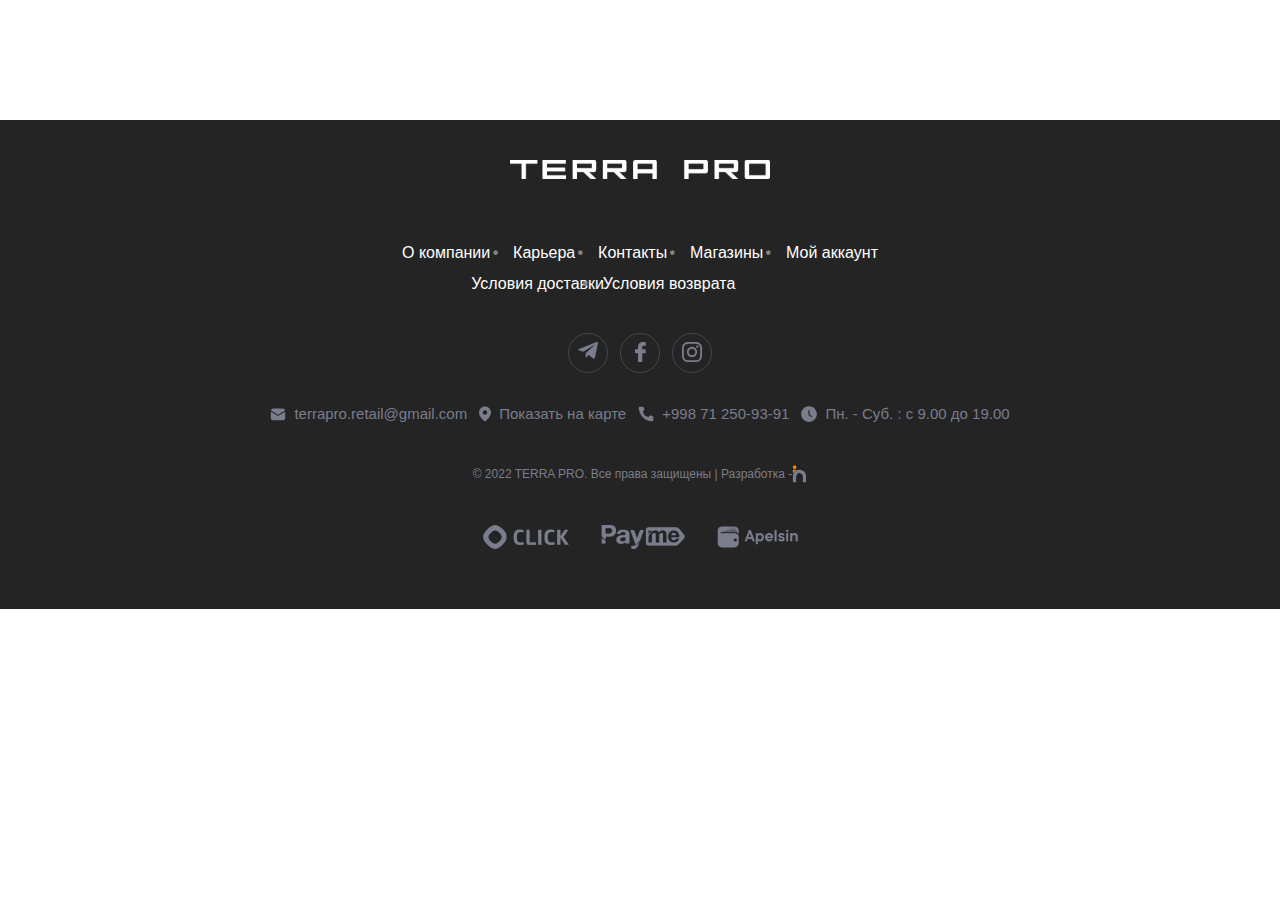
<file: footer.html>
<!DOCTYPE html>
<html lang="en">
  <head>
    <meta charset="UTF-8" />
    <meta http-equiv="X-UA-Compatible" content="IE=edge" />
    <meta name="viewport" content="width=device-width, initial-scale=1.0" />
    <link rel="stylesheet" href="css/footer.css" />
    <title>Footer Terra Pro</title>
  </head>
  <body>
    <footer class="footer">
      <div class="container">
        <a href="" class="footer-logo-link">
          <img
            src="images/icons/logo-white.svg"
            alt="logo"
            class="footer-logo"
          />
        </a>
        <nav class="footer-nav">
          <div class="footer-nav-wrapper">
            <ul class="footer-menu">
              <li class="footer-item">
                <a href="">О компании</a>
              </li>
              <li class="footer-item">
                <a href="">Карьера</a>
              </li>
              <li class="footer-item">
                <a href="">Контакты</a>
              </li>
              <li class="footer-item">
                <a href="">Магазины</a>
              </li>
              <li class="footer-item">
                <a href="">Мой аккаунт</a>
              </li>
            </ul>
            <ul class="footer-menu footer-menu-conditions">
              <li class="footer-item footer-item-conditions">
                <a href="">Условия доставки</a>
              </li>
              <li class="footer-item footer-item-conditions">
                <a href="">Условия возврата</a>
              </li>
            </ul>
          </div>
        </nav>
        <div class="footer-social">
          <div class="footer-social-wrapper">
            <a href="" class="footer-social-link">
              <div class="footer-social-img">
                <img src="images/icons/tg.svg" alt="telegram" />
              </div>
            </a>
            <a href="" class="footer-social-link">
              <div class="footer-social-img">
                <img src="images/icons/fb.svg" alt="facebook" />
              </div>
            </a>
            <a href="" class="footer-social-link">
              <div class="footer-social-img">
                <img src="images/icons/instagram.svg" alt="instagram" />
              </div>
            </a>
          </div>
        </div>
        <div class="footer-contacts">
          <div class="footer-contacts-item">
            <img src="images/icons/mail.svg" alt="mail" />
            <a
              href="mailto:terrapro.retail@gmail.com"
              class="footer-contacts-link"
              >terrapro.retail@gmail.com</a
            >
          </div>
          <div class="footer-contacts-item">
            <img src="images/icons/map.svg" alt="map" />
            <a href="" class="footer-contacts-link">Показать на карте</a>
          </div>
          <div class="footer-contacts-item">
            <img src="images/icons/phone-gray.svg" alt="phone" />
            <a href="tel:+998712509391" class="footer-contacts-link">
              +998 71 250-93-91</a
            >
          </div>
          <div class="footer-contacts-item">
            <img src="images/icons/clock.svg" alt="clock" />
            <p href="" class="footer-contacts-link">
              Пн. - Суб. : с 9.00 до 19.00
            </p>
          </div>
        </div>
        <div class="website-rights">
          © 2022 TERRA PRO. Все права защищены | Разработка -
          <img src="images/icons/inweb.svg" alt="inweb-logo" />
        </div>
        <div class="payments">
          <a href="" class="payments-link"
            ><img src="images/icons/click.png" alt="click"
          /></a>
          <a href="" class="payments-link"
            ><img src="images/icons/payme.png" alt="payme"
          /></a>
          <a href="" class="payments-link"
            ><img src="images/icons/apelsin.png" alt="apelsin"
          /></a>
        </div>
      </div>
    </footer>
  </body>
</html>
</file>
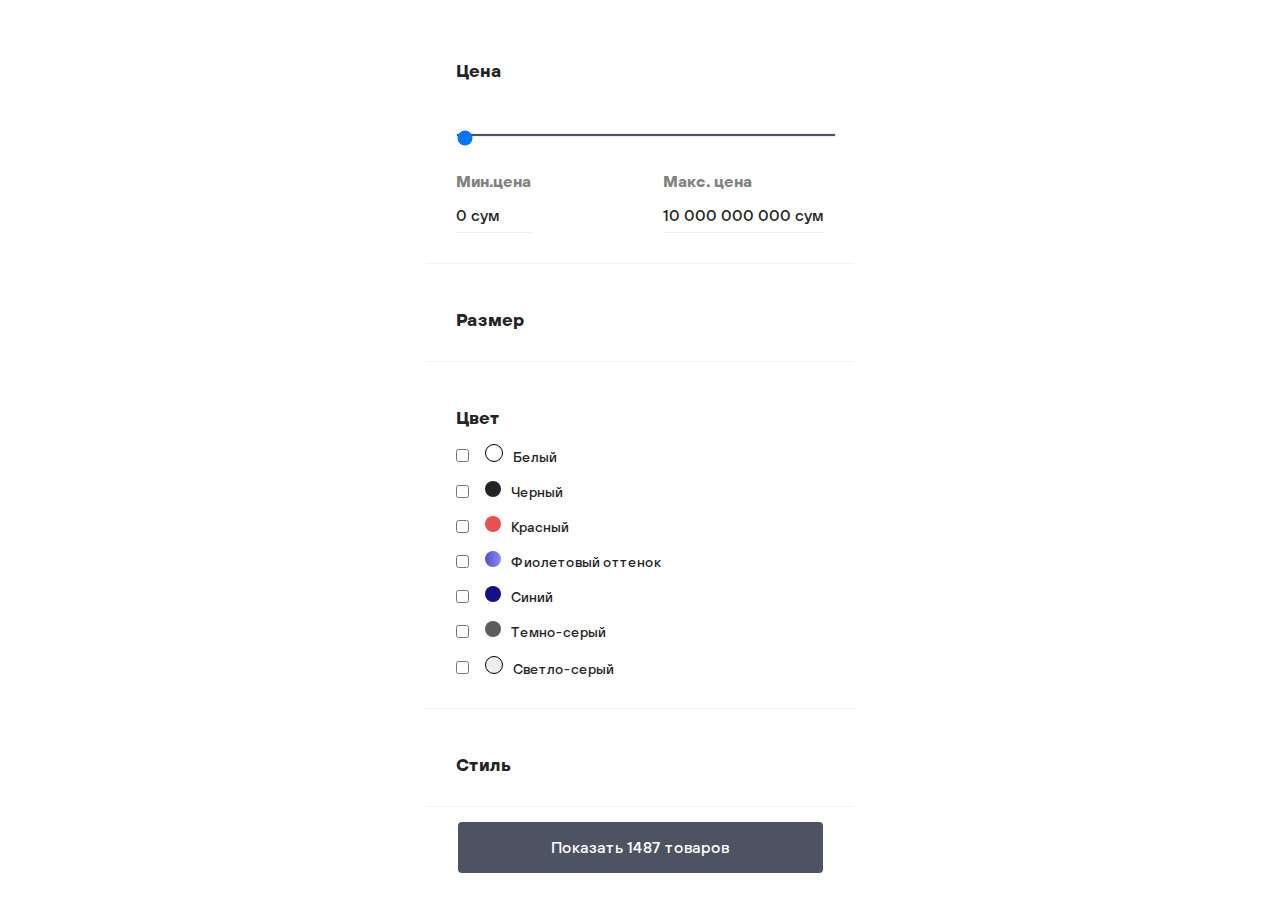
<file: form.html>
<!DOCTYPE html>
<html lang="en">
  <head>
    <meta charset="UTF-8" />
    <meta http-equiv="X-UA-Compatible" content="IE=edge" />
    <meta name="viewport" content="width=device-width, initial-scale=1.0" />
    <link rel="stylesheet" href="css/styles.min.css" />
    <title>Form Terra Pro</title>
  </head>
  <body>
    <form class="form">
      <div class="container">
        <div class="form-choice">
          <div class="form-item">
            <label for="price">Цена</label>
            <input
              type="range"
              name="price"
              id="price"
              min="0"
              step="500000"
              max="10000000000"
              value="0"
            />
            <div class="captions">
              <div class="caption">
                <strong>Мин.цена</strong>
                <p>0 сум</p>
              </div>
              <div class="text-right caption">
                <strong>Макс. цена</strong>
                <p>10 000 000 000 сум</p>
              </div>
            </div>
          </div>
          <div class="form-item">
            <label for="">Размер</label>
          </div>
          <div class="form-item">
            <label for="color">Цвет</label>
            <div class="color-choice">
              <input type="checkbox" name="color" id="white" />
              <label class="label label-white" for="white">Белый</label>
            </div>
            <div class="color-choice">
              <input type="checkbox" name="color" id="black" />
              <label class="label label-black" for="black">Черный</label>
            </div>
            <div class="color-choice">
              <input type="checkbox" name="color" id="red" />
              <label class="label label-red" for="red">Красный</label>
            </div>
            <div class="color-choice">
              <input type="checkbox" name="color" id="purple" />
              <label class="label label-purple" for="purple"
                >Фиолетовый оттенок</label
              >
            </div>
            <div class="color-choice">
              <input type="checkbox" name="color" id="blue" />
              <label class="label label-blue" for="blue">Синий</label>
            </div>
            <div class="color-choice">
              <input type="checkbox" name="color" id="dark-grey" />
              <label class="label label-darkgrey" for="dark-grey"
                >Темно-серый</label
              >
            </div>
            <div class="color-choice">
              <input type="checkbox" name="color" id="light-grey" />
              <label class="label label-lightgrey" for="light-grey"
                >Светло-серый</label
              >
            </div>
          </div>
          <div class="form-item">
            <label for="">Стиль</label>
          </div>
          <button class="button">Показать <span>1487</span> товаров</button>
        </div>
      </div>
    </form>
  </body>
</html>
</file>
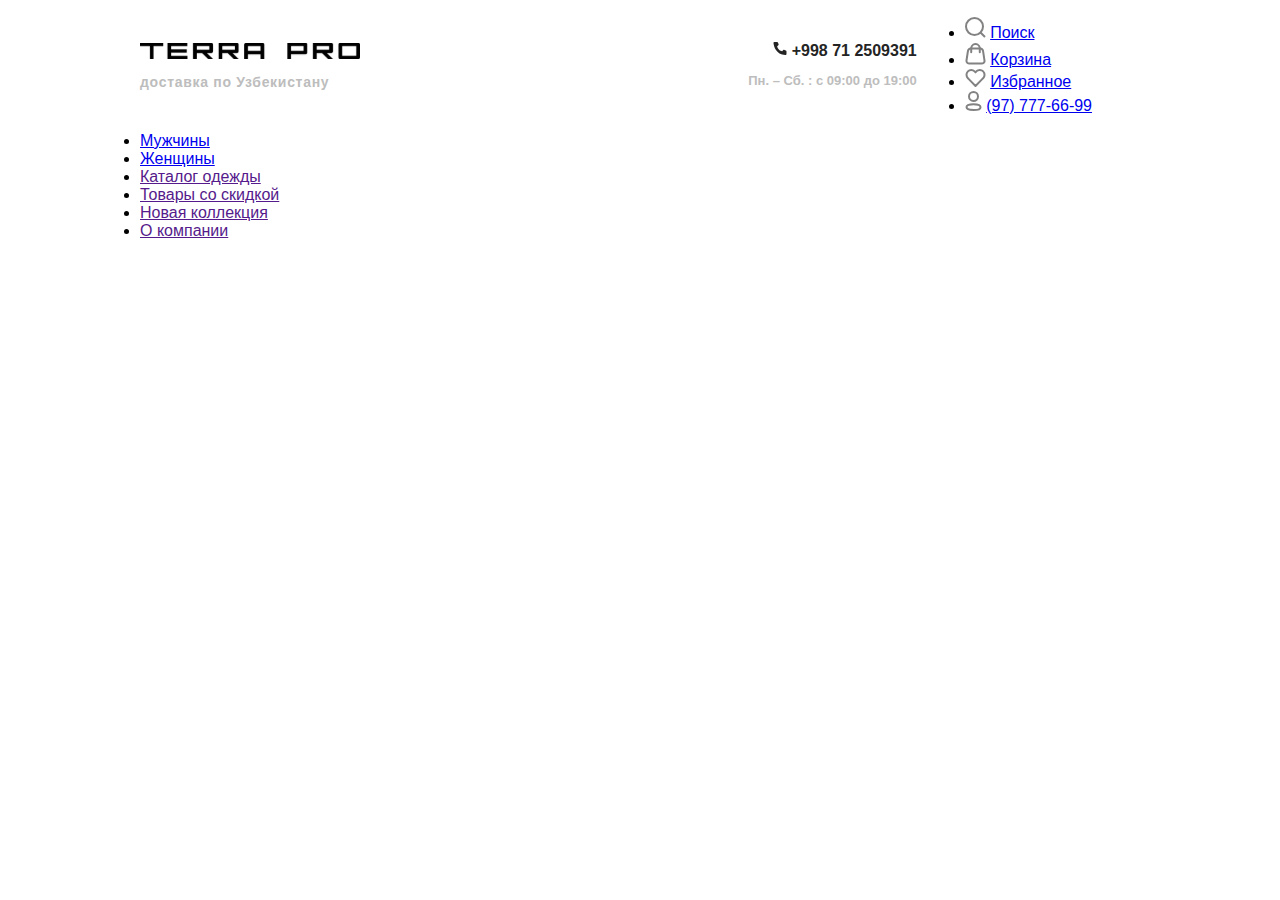
<file: header.html>
<!DOCTYPE html>
<html lang="en">
  <head>
    <meta charset="UTF-8" />
    <meta http-equiv="X-UA-Compatible" content="IE=edge" />
    <meta name="viewport" content="width=device-width, initial-scale=1.0" />
    <!-- <link rel="stylesheet" href="fontawesome.min.css" /> -->
    <link rel="stylesheet" href="css/header.css" />
    <title>Header Terra Pro</title>
  </head>
  <body>
    <header>
      <div class="container">
        <div class="header-wrapper">
          <div class="header-logo">
            <div class="header-logo-name">
              <a href="#">
                <img src="images/icons/logo.svg" alt="logo" />
              </a>
            </div>
            <p class="header-delivery">доставка по Узбекистану</p>
          </div>
          <div class="header-links">
            <div class="header-contacts">
              <div class="header-phone">
                <!-- <i class="fa-solid fa-phone"></i> -->
                <img src="images/icons/phone.svg" alt="phone-icon" />
                <a class="header-phone-link" href="tel:++998712509391"
                  >+998 71 2509391</a
                >
              </div>
              <p class="header-schedule">Пн. – Сб. : с 09:00 до 19:00</p>
            </div>
            <nav>
              <ul class="navbar">
                <li class="navbar-item">
                  <!-- <i class="fa-light fa-magnifying-glass"></i> -->
                  <img src="images/icons/search.svg" alt="search-icon" />
                  <a href="#" class="navbar-link">Поиск</a>
                </li>
                <li class="navbar-item">
                  <!-- <i class="fa-light fa-bag-shopping"></i> -->
                  <img src="images/icons/bag.svg" alt="bag-icon" />
                  <a href="#" class="navbar-link">Корзина</a>
                </li>
                <li class="navbar-item">
                  <!-- <i class="fa-regular fa-heart"></i> -->
                  <img src="images/icons/favourite.svg" alt="favourite-icon" />
                  <a href="#" class="navbar-link">Избранное</a>
                </li>
                <li class="navbar-item">
                  <!-- <i class="fa-light fa-user"></i> -->
                  <img src="images/icons/Profile.svg" alt="profile-icon" />
                  <a href="tel:+998977776699" class="navbar-link"
                    >(97) 777-66-99</a
                  >
                </li>
              </ul>
            </nav>
            <div class="language">
              <i class="fa-regular fa-chevron-down"></i>
            </div>
          </div>
        </div>
      </div>
    </header>
    <div class="subheader">
      <div class="container">
        <div class="subheader-wrapper">
          <ul class="subheader-category">
            <li class="subheader-category-item active">
              <a href="#" class="subheader-category-link">Мужчины</a>
            </li>
            <li class="subheader-category-item">
              <a href="#" class="subheader-category-link">Женщины</a>
            </li>
          </ul>
          <ul class="subheader-nav">
            <li class="subheader-nav-item">
              <a class="subheader-nav-link" href="">Каталог одежды</a>
            </li>
            <li class="subheader-nav-item">
              <a class="subheader-nav-link" href="">Товары со скидкой</a>
            </li>
            <li class="subheader-nav-item">
              <a class="subheader-nav-link" href="">Новая коллекция</a>
            </li>
            <li class="subheader-nav-item">
              <a class="subheader-nav-link" href="">О компании</a>
            </li>
          </ul>
        </div>
      </div>
    </div>
  </body>
</html>
</file>
<file: css/footer.css>
* {
  box-sizing: border-box;
  margin: 0;
  padding: 0;
  font-family: sans-serif;
}
.container {
  width: 1000px;
  margin: 0 auto;
}
.footer {
  margin-top: 120px;
  padding: 40px 0 56px;
  background-color: #242424;
}
.footer-logo {
  display: block;
  margin: 0 auto;
}
.footer-nav {
  display: -webkit-box;
  display: -ms-flexbox;
  display: flex;
  -webkit-box-pack: center;
  -ms-flex-pack: center;
  justify-content: center;
  -webkit-box-align: center;
  -ms-flex-align: center;
  align-items: center;
  margin-top: 64px;
}
.footer-menu {
  width: 476px;
  display: -webkit-box;
  display: -ms-flexbox;
  display: flex;
  -webkit-box-pack: justify;
  -ms-flex-pack: justify;
  justify-content: space-between;
  -webkit-box-align: center;
  -ms-flex-align: center;
  align-items: center;
  list-style-type: none;
}
.footer-menu-conditions {
  -ms-flex-pack: distribute;
  justify-content: space-around;
  margin-top: 12px;
}
.footer-item a {
  font-weight: 500;
  font-size: 16px;
  line-height: 19px;
  color: #fff;
  text-decoration: none;
  -webkit-transition: all 0.5s;
  transition: all 0.5s;
}
.footer-item a:hover {
  text-decoration: underline;
  -webkit-transition: all 0.5s;
  transition: all 0.5s;
  color: #7a7d8c;
}
.footer-item:not(:first-child):before {
  content: "•";
  color: #828282;
  font-weight: bold;
  display: inline-block;
  width: 1em;
  margin-left: -1em;
}
.footer-item-conditions:not(:first-child):before {
  margin-left: -10em;
}
.footer-social {
  display: -webkit-box;
  display: -ms-flexbox;
  display: flex;
  -webkit-box-align: center;
  -ms-flex-align: center;
  align-items: center;
  -webkit-box-pack: center;
  -ms-flex-pack: center;
  justify-content: center;
  margin-top: 40px;
}
.footer-social-wrapper {
  display: -webkit-box;
  display: -ms-flexbox;
  display: flex;
  -webkit-box-align: center;
  -ms-flex-align: center;
  align-items: center;
  -webkit-box-pack: justify;
  -ms-flex-pack: justify;
  justify-content: space-between;
  gap: 12px;
}
.footer-social-link {
  text-decoration: none;
  display: block;
  width: 40px;
  height: 40px;
  border: 1px solid #444753;
  border-radius: 50%;
  padding: 8px 0;
  -webkit-transition: all 0.5s;
  transition: all 0.5s;
}
.footer-social-link:hover {
  border: 1px solid #fff;
  -webkit-transition: all 0.5s;
  transition: all 0.5s;
}
.footer-social-img {
  display: -webkit-box;
  display: -ms-flexbox;
  display: flex;
  -webkit-box-align: center;
  -ms-flex-align: center;
  align-items: center;
  -ms-flex-line-pack: center;
  align-content: center;
  -webkit-box-pack: center;
  -ms-flex-pack: center;
  justify-content: center;
}
.footer-contacts {
  display: -webkit-box;
  display: -ms-flexbox;
  display: flex;
  -webkit-box-pack: center;
  -ms-flex-pack: center;
  justify-content: center;
  -webkit-box-align: center;
  -ms-flex-align: center;
  align-items: center;
  gap: 12px;
  margin-top: 32px;
}
.footer-contacts-item {
  display: -webkit-box;
  display: -ms-flexbox;
  display: flex;
  -webkit-box-pack: justify;
  -ms-flex-pack: justify;
  justify-content: space-between;
  -webkit-box-align: center;
  -ms-flex-align: center;
  align-items: center;
  gap: 8px;
  font-weight: 500;
  font-size: 15px;
  line-height: 18px;
  color: #7a7d8c;
  -webkit-transition: all 0.5s;
  transition: all 0.5s;
  cursor: pointer;
}
.footer-contacts-item a {
  text-decoration: none;
  color: #7a7d8c;
}
.footer-contacts-item a:hover {
  -webkit-transition: all 0.5s;
  transition: all 0.5s;
  color: #fff;
}
.footer-contacts-item:hover {
  -webkit-transition: all 0.5s;
  transition: all 0.5s;
  color: #fff;
}
.website-rights {
  display: -webkit-box;
  display: -ms-flexbox;
  display: flex;
  -webkit-box-align: center;
  -ms-flex-align: center;
  align-items: center;
  -webkit-box-pack: center;
  -ms-flex-pack: center;
  justify-content: center;
  margin-top: 42px;
  font-weight: 400;
  font-size: 12px;
  line-height: 14px;
  color: #7a7d8c;
}
.payments {
  margin-top: 42px;
  display: -webkit-box;
  display: -ms-flexbox;
  display: flex;
  -webkit-box-align: center;
  -ms-flex-align: center;
  align-items: center;
  -webkit-box-pack: center;
  -ms-flex-pack: center;
  justify-content: center;
  gap: 32px;
}
.payments-link {
  text-decoration: none;
}
</file>
<file: css/header.css>
* {
  box-sizing: border-box;
  margin: 0;
  padding: 0;
  font-family: sans-serif;
}

.container {
  width: 1000px;
  margin: 0 auto;
}

.header-wrapper {
  display: -webkit-box;
  display: -ms-flexbox;
  display: flex;
  -webkit-box-align: center;
  -ms-flex-align: center;
  align-items: center;
  -webkit-box-pack: justify;
  -ms-flex-pack: justify;
  justify-content: space-between;
  padding: 17px 0;
}
.header-logo {
  display: -webkit-box;
  display: -ms-flexbox;
  display: flex;
  -webkit-box-orient: vertical;
  -webkit-box-direction: normal;
  -ms-flex-direction: column;
  flex-direction: column;
  -webkit-box-pack: justify;
  -ms-flex-pack: justify;
  justify-content: space-between;
  gap: 0.8rem;
}
.header-logo-name a {
  text-decoration: none;
  cursor: pointer;
}
.header-delivery {
  font-weight: 600;
  font-size: 14px;
  line-height: 14px;
  letter-spacing: 0.05em;
  color: #bdbdbd;
}
.header-links {
  display: -webkit-box;
  display: -ms-flexbox;
  display: flex;
  -webkit-box-align: center;
  -ms-flex-align: center;
  align-items: center;
  -webkit-box-pack: justify;
  -ms-flex-pack: justify;
  justify-content: space-between;
  gap: 3rem;
}
.header-contacts {
  display: -webkit-box;
  display: -ms-flexbox;
  display: flex;
  -webkit-box-orient: vertical;
  -webkit-box-direction: normal;
  -ms-flex-direction: column;
  flex-direction: column;
  -webkit-box-align: end;
  -ms-flex-align: end;
  align-items: end;
  -webkit-box-pack: justify;
  -ms-flex-pack: justify;
  justify-content: space-between;
  gap: 0.7rem;
}
.header-phone-link {
  text-decoration: none;
  font-weight: 600;
  font-size: 16px;
  line-height: 19px;
  text-transform: uppercase;
  color: #242424;
}
.header-phone-link:hover {
  color: #bdbdbd;
  -webkit-transition: all 0.5s;
  transition: all 0.5s;
}
.header-schedule {
  font-weight: 600;
  font-size: 13px;
  line-height: 20px;
  color: #bdbdbd;
}
</file>
<file: css/styles.min.css>
@font-face{font-family:"TT Hoves";src:local("TT Hoves Regular"),local("TT-Hoves-Regular"),url("../fonts/TTHoves-Regular.woff2") format("woff2"),url("../fonts/TTHoves-Regular.woff") format("woff"),url("../fonts/TTHoves-Regular.ttf") format("truetype");font-weight:400;font-style:normal}@font-face{font-family:"TT Hoves";src:local("TT Hoves Medium"),local("TT-Hoves-Medium"),url("../fonts/TTHoves-Medium.woff2") format("woff2"),url("../fonts/TTHoves-Medium.woff") format("woff"),url("../fonts/TTHoves-Medium.ttf") format("truetype");font-weight:500;font-style:normal}@font-face{font-family:"TT Hoves";src:local("TT Hoves Bold"),local("TT-Hoves-Bold"),url("../fonts/TTHoves-Bold.woff2") format("woff2"),url("../fonts/TTHoves-Bold.woff") format("woff"),url("../fonts/TTHoves-Bold.ttf") format("truetype");font-weight:700;font-style:normal}*{-webkit-box-sizing:border-box;box-sizing:border-box;margin:0;padding:0;font-family:"TT Hoves"}body{position:relative}.container{max-width:1000px;margin:0 auto}.header-wrapper{display:-webkit-box;display:-ms-flexbox;display:flex;-webkit-box-align:center;-ms-flex-align:center;align-items:center;-webkit-box-pack:justify;-ms-flex-pack:justify;justify-content:space-between;padding:17px 0}.header-logo{display:-webkit-box;display:-ms-flexbox;display:flex;-webkit-box-orient:vertical;-webkit-box-direction:normal;-ms-flex-direction:column;flex-direction:column;-webkit-box-pack:justify;-ms-flex-pack:justify;justify-content:space-between;gap:.8rem}.header-logo-name a{text-decoration:none;cursor:pointer}.header-delivery{font-weight:500;font-size:14px;line-height:14px;letter-spacing:.05em;color:#bdbdbd}.header-links{display:-webkit-box;display:-ms-flexbox;display:flex;-webkit-box-align:center;-ms-flex-align:center;align-items:center;-webkit-box-pack:justify;-ms-flex-pack:justify;justify-content:space-between;gap:3rem}.header-contacts{display:-webkit-box;display:-ms-flexbox;display:flex;-webkit-box-orient:vertical;-webkit-box-direction:normal;-ms-flex-direction:column;flex-direction:column;-webkit-box-align:end;-ms-flex-align:end;align-items:end;-webkit-box-pack:justify;-ms-flex-pack:justify;justify-content:space-between;gap:.7rem}.header-phone-link{text-decoration:none;font-weight:600;font-size:16px;line-height:19px;text-transform:uppercase;color:#242424}.header-phone-link:hover{color:#bdbdbd;-webkit-transition:all .5s;transition:all .5s}.header-schedule{font-weight:600;font-size:13px;line-height:20px;color:#bdbdbd}.navbar{list-style-type:none;display:-webkit-box;display:-ms-flexbox;display:flex;-webkit-box-align:center;-ms-flex-align:center;align-items:center;-webkit-box-pack:justify;-ms-flex-pack:justify;justify-content:space-between;gap:1rem}.navbar-item{display:-webkit-box;display:-ms-flexbox;display:flex;-webkit-box-orient:vertical;-webkit-box-direction:normal;-ms-flex-direction:column;flex-direction:column;-webkit-box-align:center;-ms-flex-align:center;align-items:center;-webkit-box-pack:justify;-ms-flex-pack:justify;justify-content:space-between;gap:.8rem}.navbar-item img{width:19px;height:19px}.navbar-link{text-decoration:none;font-weight:600;font-size:14px;color:#828282}.navbar-link:hover{color:#bdbdbd;-webkit-transition:all .5s;transition:all .5s}.lang{display:-webkit-box;display:-ms-flexbox;display:flex;-webkit-box-orient:vertical;-webkit-box-direction:normal;-ms-flex-direction:column;flex-direction:column;-webkit-box-align:center;-ms-flex-align:center;align-items:center;gap:4px}.lang-options{display:-webkit-box;display:-ms-flexbox;display:flex;-webkit-box-align:center;-ms-flex-align:center;align-items:center;gap:2px;-webkit-box-pack:center;-ms-flex-pack:center;justify-content:center}.lang-choice{font-weight:600;font-size:14px;line-height:16px;text-transform:uppercase;color:#828282}.subheader{background-color:#383b47}.subheader-wrapper{display:-webkit-box;display:-ms-flexbox;display:flex;-webkit-box-align:center;-ms-flex-align:center;align-items:center;-webkit-box-pack:justify;-ms-flex-pack:justify;justify-content:space-between;gap:8rem}.subheader-category,.subheader-nav{display:-webkit-box;display:-ms-flexbox;display:flex;-webkit-box-align:center;-ms-flex-align:center;align-items:center;-webkit-box-pack:justify;-ms-flex-pack:justify;justify-content:space-between;list-style-type:none}.subheader-category-link,.subheader-nav-link{text-decoration:none;font-weight:600;font-size:16px;letter-spacing:.01em;color:#fff;cursor:pointer;-webkit-transition:.3s all;transition:.3s all}.subheader-category-item:hover,.subheader-nav-item:hover{background-color:#4e5364;-webkit-transition:.3s all;transition:.3s all}.subheader-category-item{padding:18px 30px;cursor:pointer}.subheader-nav-item{padding:18px 20px;cursor:pointer}.subheader-nav-link{font-size:13px}.active{background:#0d7377}.promo{background:url("../images/main.jpg");background-size:cover;-o-object-fit:cover;object-fit:cover;height:100vh;width:100%;display:-webkit-box;display:-ms-flexbox;display:flex;-webkit-box-align:center;-ms-flex-align:center;align-items:center}.promo-title{font-weight:700;font-size:100px;text-transform:uppercase;color:#fff;text-align:center}.promo-btn{display:block;margin:120px auto 0;width:198px;height:51px;padding:16px 32px;background:#242424;border-radius:2px;border:none;outline:none;font-weight:600;font-size:15px;text-transform:uppercase;color:#fff;cursor:pointer;-webkit-transition:all .5s;transition:all .5s}.promo-btn:hover{background-color:#4e5364;-webkit-transition:all .5s;transition:all .5s}.features{margin:80px 0 40px;padding:0 92px}.features-wrapper{display:-webkit-box;display:-ms-flexbox;display:flex;-webkit-box-align:center;-ms-flex-align:center;align-items:center;-webkit-box-pack:justify;-ms-flex-pack:justify;justify-content:space-between;gap:10px}.feature-card{width:297px;padding:32px 16px;display:-webkit-box;display:-ms-flexbox;display:flex;-webkit-box-orient:vertical;-webkit-box-direction:normal;-ms-flex-direction:column;flex-direction:column;-webkit-box-align:center;-ms-flex-align:center;align-items:center;background:#fff;-webkit-box-shadow:0px 4px 40px rgba(38,41,43,.07);box-shadow:0px 4px 40px rgba(38,41,43,.07);border-radius:12px;gap:15px}.feature-card img{width:66px;height:66px}.feature-card-descr{font-weight:500;font-size:16px;text-align:center;color:#242424}.clothing-items{margin:40px 30px}.clothing-items-wrapper{display:-webkit-box;display:-ms-flexbox;display:flex;-webkit-box-align:center;-ms-flex-align:center;align-items:center;-webkit-box-pack:justify;-ms-flex-pack:justify;justify-content:space-between;gap:2px}.clothing-item-link{text-decoration:none}.clothing-item-img{width:150px;height:150px;-webkit-transition:all .5s;transition:all .5s}.clothing-item-img:hover{-webkit-transform:scale(1.1);transform:scale(1.1);-webkit-transition:all .5s;transition:all .5s}.clothing-item-tag{font-weight:500;font-size:16px;line-height:19px;color:#242424;text-align:center;margin-top:16px}.clothing-cards{margin:40px 0 60px}.clothing-cards-wrapper{display:-webkit-box;display:-ms-flexbox;display:flex;-webkit-box-align:center;-ms-flex-align:center;align-items:center;-webkit-box-pack:justify;-ms-flex-pack:justify;justify-content:space-between}.clothing-cards-link{background-color:#f2f2f2;height:72px}.clothing-cards-link a{display:block;margin:0 auto;padding:24px 0;text-decoration:none;text-align:center;font-weight:600;font-size:20px;line-height:24px;color:#242424;-webkit-transition:all .5s;transition:all .5s}.clothing-cards-link a:hover{text-decoration:underline;-webkit-transition:all .5s;transition:all .5s}.clothing-card{width:640px;height:700px;background-size:cover;background-position:center;-o-object-fit:cover;object-fit:cover;padding:0 25px;position:relative;margin:1px}.clothing-card-1,.clothing-card-2,.clothing-card-3,.clothing-card-4,.clothing-card-5,.clothing-card-6{background-size:cover;-o-object-fit:cover;object-fit:cover}.clothing-card-1,.clothing-card-5{background:url("../images/clothing-cards/hoody.jpg")}.clothing-card-2,.clothing-card-6{background:url("../images/clothing-cards/polo.jpg")}.clothing-card-3,.clothing-card-4{background:url("../images/clothing-cards/tshirt.jpg")}.clothing-card-descr{position:absolute;bottom:70px;z-index:22}.clothing-card-title{font-weight:600;font-size:40px;line-height:47px;color:#fff}.clothing-card-link{display:inline-block;margin-top:15px;text-decoration:none;font-weight:600;font-size:16px;line-height:19px;color:#fff;border-bottom:2px solid #fff;-webkit-transition:all .5s;transition:all .5s}.clothing-card-link:hover{border-bottom:2px solid #4e4e4e;color:#4e4e4e;-webkit-transition:all .5s;transition:all .5s}.demo{margin:90px 24px 120px;padding:40px 0}.demo-header{display:-webkit-box;display:-ms-flexbox;display:flex;-webkit-box-align:center;-ms-flex-align:center;align-items:center;-webkit-box-pack:justify;-ms-flex-pack:justify;justify-content:space-between;margin-bottom:30px}.demo-more-link{font-weight:500;font-size:16px;color:#242424;text-decoration:none;-webkit-transition:all .5s;transition:all .5s}.demo-more-link:hover{text-decoration:underline;color:#4e5364;-webkit-transition:all .5s;transition:all .5s}.demo-wrapper{display:-webkit-box;display:-ms-flexbox;display:flex;-webkit-box-align:center;-ms-flex-align:center;align-items:center;-webkit-box-pack:justify;-ms-flex-pack:justify;justify-content:space-between;gap:5px}.demo-card{width:320px;height:500px;position:relative}.demo-card-catalog{width:450px;height:600px}.demo-card-img{width:100%;height:100%;-o-object-fit:cover;object-fit:cover}.demo-card-label{position:absolute;top:0;left:0;width:110px;height:35px;padding:8px 8px;font-weight:500;font-size:12px;line-height:19px;color:#000;background:#f2f2f2}.demo-card-tag{font-weight:500;font-size:16px;color:#242424;margin-top:12px}.demo-card-colors,.demo-card-prices{display:-webkit-box;display:-ms-flexbox;display:flex;-webkit-box-align:center;-ms-flex-align:center;align-items:center;gap:15px;margin-top:5px}.title{font-weight:500;font-size:40px;color:#242424;text-align:left}.color-black,.color-peach,.color-beige,.color-grey{width:16px;height:16px;border-radius:50%}.color-black{background-color:#000}.color-peach{background-color:#de6353}.color-grey{background-color:#f0f0f0}.color-beige{background-color:#ffd98d}.border{border-radius:50%;padding:2px;-webkit-transition:all .5s;transition:all .5s;cursor:pointer}.border:hover{border:1px solid #828282;-webkit-transition:all .5s;transition:all .5s}.border-active{border:2px solid #828282}.old-price-option{font-weight:500;font-size:16px;-webkit-text-decoration-line:line-through;text-decoration-line:line-through;color:#828282}.new-price-option{font-weight:500;font-size:16px;color:#242424}.reviews{margin:120px 0;padding:60px 20px 30px}.reviews-wrapper{display:-webkit-box;display:-ms-flexbox;display:flex;-webkit-box-align:center;-ms-flex-align:center;align-items:center;-webkit-box-pack:justify;-ms-flex-pack:justify;justify-content:space-between}.review-card{width:310px;padding:15px;margin-top:25px}.review-card-item{font-weight:600;font-size:18px;margin-top:24px;color:#242424}.review-marks{margin-top:16px}.review-details{margin-top:8px;display:-webkit-box;display:-ms-flexbox;display:flex;-webkit-box-align:center;-ms-flex-align:center;align-items:center;gap:17px}.review-detail{font-weight:500;font-size:14px;line-height:16px;color:#242424}.review-text{font-weight:500;font-size:14px;color:#828282;margin-top:24px;line-height:1.4}.reviewer{display:-webkit-box;display:-ms-flexbox;display:flex;-webkit-box-align:center;-ms-flex-align:center;align-items:center;gap:15px}.reviewer-name{font-size:16px;color:#242424;font-weight:500}time{font-weight:500;font-size:14px;line-height:16px;color:#828282;display:inline-block;margin-top:8px}.small-title{font-weight:600;font-size:24px;line-height:28px;text-align:left;color:#242424;margin-bottom:40px}.about{padding:30px}.about-text{font-weight:400;font-size:20px;color:#242424;margin:25px 0}.footer{margin-top:120px;padding:40px 0 56px;background-color:#242424}.footer-logo{display:block;margin:0 auto}.footer-logo-link{text-decoration:none}.footer-nav{display:-webkit-box;display:-ms-flexbox;display:flex;-webkit-box-pack:center;-ms-flex-pack:center;justify-content:center;-webkit-box-align:center;-ms-flex-align:center;align-items:center;margin-top:64px}.footer-menu{max-width:490px;display:-webkit-box;display:-ms-flexbox;display:flex;-ms-flex-pack:distribute;justify-content:space-around;-webkit-box-align:center;-ms-flex-align:center;align-items:center;list-style-type:none;-ms-flex-wrap:wrap;flex-wrap:wrap;gap:1rem}.footer-item a{font-weight:500;font-size:16px;line-height:19px;color:#fff;text-decoration:none;-webkit-transition:all .5s;transition:all .5s}.footer-item a:hover{text-decoration:underline;-webkit-transition:all .5s;transition:all .5s;color:#7a7d8c}.footer-item:not(:first-child,:nth-child(6)):before{content:"•";color:#828282;font-weight:bold;display:inline-block;width:1em;margin-left:-1em}.footer-item:nth-child(6){margin-left:95px}.footer-item:nth-child(7){margin-right:75px}.footer-social{display:-webkit-box;display:-ms-flexbox;display:flex;-webkit-box-align:center;-ms-flex-align:center;align-items:center;-webkit-box-pack:center;-ms-flex-pack:center;justify-content:center;margin-top:40px}.footer-social-wrapper{display:-webkit-box;display:-ms-flexbox;display:flex;-webkit-box-align:center;-ms-flex-align:center;align-items:center;-webkit-box-pack:justify;-ms-flex-pack:justify;justify-content:space-between;gap:12px}.footer-social-link{text-decoration:none;display:block;width:40px;height:40px;border:1px solid #444753;border-radius:50%;padding:8px 0;-webkit-transition:all .5s;transition:all .5s}.footer-social-link:hover{border:1px solid #fff;-webkit-transition:all .5s;transition:all .5s}.footer-social-img{display:-webkit-box;display:-ms-flexbox;display:flex;-webkit-box-align:center;-ms-flex-align:center;align-items:center;-ms-flex-line-pack:center;align-content:center;-webkit-box-pack:center;-ms-flex-pack:center;justify-content:center}.footer-contacts{display:-webkit-box;display:-ms-flexbox;display:flex;-webkit-box-pack:center;-ms-flex-pack:center;justify-content:center;-webkit-box-align:center;-ms-flex-align:center;align-items:center;gap:12px;margin-top:32px}.footer-contacts-item{display:-webkit-box;display:-ms-flexbox;display:flex;-webkit-box-pack:justify;-ms-flex-pack:justify;justify-content:space-between;-webkit-box-align:center;-ms-flex-align:center;align-items:center;gap:8px;font-weight:500;font-size:15px;line-height:18px;color:#7a7d8c;-webkit-transition:all .5s;transition:all .5s;cursor:pointer}.footer-contacts-item a{text-decoration:none;color:#7a7d8c}.footer-contacts-item a:hover{-webkit-transition:all .5s;transition:all .5s;color:#fff}.footer-contacts-item:hover{-webkit-transition:all .5s;transition:all .5s;color:#fff}.website-rights{display:-webkit-box;display:-ms-flexbox;display:flex;-webkit-box-align:center;-ms-flex-align:center;align-items:center;-webkit-box-pack:center;-ms-flex-pack:center;justify-content:center;margin-top:42px;font-weight:400;font-size:12px;line-height:14px;color:#7a7d8c}.payments{margin-top:42px;display:-webkit-box;display:-ms-flexbox;display:flex;-webkit-box-align:center;-ms-flex-align:center;align-items:center;-webkit-box-pack:center;-ms-flex-pack:center;justify-content:center;gap:32px}.payments-link{text-decoration:none}.catalog{margin-top:40px;padding:0 20px}.catalog-path{display:-webkit-box;display:-ms-flexbox;display:flex;-webkit-box-align:center;-ms-flex-align:center;align-items:center;-webkit-box-pack:center;-ms-flex-pack:center;justify-content:center;gap:10px}.catalog-path-links{font-weight:500;font-size:16px;line-height:19px;color:#bdbdbd;text-decoration:none;-webkit-transition:all .5s;transition:all .5s}.catalog-path-links:hover{color:#242424;-webkit-transition:all .5s;transition:all .5s}.catalog-path-links-active{font-weight:500;font-size:16px;line-height:19px;color:#242424}.catalog-title{display:block;margin:24px auto 0;text-align:center;font-weight:600;font-size:40px;line-height:47px;color:#242424}.catalog-items{margin-top:40px;display:-webkit-box;display:-ms-flexbox;display:flex;-webkit-box-align:center;-ms-flex-align:center;align-items:center;-webkit-box-pack:center;-ms-flex-pack:center;justify-content:center;gap:27px}.catalog-items-links{text-decoration:none;font-weight:500;font-size:16px;line-height:19px;color:#242424}.catalog-items-links-active:after{content:"";display:block;margin:0 auto;width:50%;padding-top:4px;border-bottom:1px solid #242424}.filter{display:-webkit-box;display:-ms-flexbox;display:flex;-webkit-box-align:center;-ms-flex-align:center;align-items:center;-webkit-box-pack:start;-ms-flex-pack:start;justify-content:start;gap:100px;margin:100px 0;padding:0 40px}.filter-link{text-decoration:none;display:-webkit-box;display:-ms-flexbox;display:flex;-webkit-box-align:start;-ms-flex-align:start;align-items:start;-webkit-box-pack:start;-ms-flex-pack:start;justify-content:start;gap:11px;font-weight:500;font-size:16px;line-height:19px;color:#242424}.sort{display:-webkit-box;display:-ms-flexbox;display:flex;-webkit-box-align:start;-ms-flex-align:start;align-items:start;-webkit-box-pack:start;-ms-flex-pack:start;justify-content:start;gap:11px}.sort-by{font-weight:500;font-size:16px;line-height:19px;color:#242424}.sort-item{font-weight:500;font-size:16px;line-height:19px;color:#242424}.pagination{display:-webkit-box;display:-ms-flexbox;display:flex;-webkit-box-align:start;-ms-flex-align:start;align-items:start;-webkit-box-pack:start;-ms-flex-pack:start;justify-content:start;gap:11px}.pagination-tag{font-weight:500;font-size:16px;line-height:19px;color:#bdbdbd}.pagination-link{font-weight:500;font-size:16px;line-height:19px;color:#bdbdbd;text-decoration:none;-webkit-transition:.5s all;transition:.5s all}.pagination-link-active{color:#242424}.pagination-link:hover{color:#242424;-webkit-transition:.5s all;transition:.5s all}@media screen and (max-width: 428px){.header-wrapper{-ms-flex-pack:distribute;justify-content:space-around}.header-contacts{display:none}.lang-chevron{display:none}.navbar{position:absolute;bottom:0;left:0;right:0;background-color:#fff;-webkit-box-pack:center;-ms-flex-pack:center;justify-content:center;padding:15px}.subheader-wrapper{-webkit-box-pack:center;-ms-flex-pack:center;justify-content:center}.subheader-nav{display:none}.promo-title{font-size:64px;margin-top:110px}.promo-btn{margin-top:63px}.features-wrapper{-webkit-box-orient:vertical;-webkit-box-direction:normal;-ms-flex-direction:column;flex-direction:column}.clothing-items{overflow-y:hidden;overflow-x:visible}.clothing-items-wrapper{width:1200px;overflow-x:scroll;overflow:hidden;gap:5px;padding:12px 0}.clothing-cards-wrapper{-webkit-box-orient:vertical;-webkit-box-direction:normal;-ms-flex-direction:column;flex-direction:column}.clothing-cards-wrapper-2{display:none}.clothing-card{width:428px;height:520px;background-position-x:center;background-position-y:center;background-size:cover}.clothing-card-title{font-size:32px;line-height:32px}.demo{margin:30px 24px 60px;overflow-y:hidden;overflow-x:visible}.demo-wrapper{width:1000px;height:600px;overflow-x:scroll;margin-top:-60px}.demo-card{width:307px;height:403px}.demo-more-link{display:none}.title{font-size:24px}.reviews{margin:70px 0;padding:40px}.reviews-wrapper{-webkit-box-pack:center;-ms-flex-pack:center;justify-content:center}#review-card-2,#review-card-3{display:none}.about-text{font-size:16px}.footer-contacts{-webkit-box-orient:vertical;-webkit-box-direction:normal;-ms-flex-direction:column;flex-direction:column}.footer-menu{width:360px;padding:0 15px;gap:6px}.footer-item a{font-size:13px}.footer-item:nth-child(6){margin-left:15px}.footer-item:nth-child(5){margin-left:40px}.footer-item:nth-child(7){margin-right:15px}.footer-item:nth-child(7):before{content:none}.footer-item:nth-child(2):before,.footer-item:nth-child(3):before,.footer-item:nth-child(4):before,.footer-item:nth-child(6):before{content:"•";color:#828282;font-weight:bold;display:inline-block;width:1em;margin-left:-1em}.footer-item:nth-child(5):before{content:none}.payments{margin-bottom:80px}.catalog{row-gap:10px}.catalog-path-links{font-size:14px}.catalog-title{font-size:32px}.catalog-items{-ms-flex-wrap:wrap;flex-wrap:wrap}.filter{-webkit-box-pack:justify;-ms-flex-pack:justify;justify-content:space-between;margin-bottom:-30px}.sort-by{display:none}.pagination{display:none}}@media screen and (max-width: 1024px){.header-wrapper{padding:17px 20px}.header-contacts{display:none}.subheader-wrapper{gap:3rem}.subheader-nav-item{padding:0 10px}.subheader-nav-link{font-size:11px;font-weight:500}.clothing-items{overflow-y:hidden;overflow-x:visible}.clothing-items-wrapper{width:1400px;overflow-x:scroll;overflow:hidden;gap:20px;padding:12px 0}.clothing-card{height:600px;background-size:cover;background-position:center}.clothing-card-descr{font-size:12px}.features{padding:0 30px}.feature-card{width:330px;height:185px}.demo-card-tag{font-size:14px}.old-price-option,.new-price-option{font-size:14px}.reviewer-name{font-size:14px}.review-card-item{font-size:16px}.review-detail{font-size:10px}time{font-size:12px}}.form{display:-webkit-box;display:-ms-flexbox;display:flex;-webkit-box-pack:center;-ms-flex-pack:center;justify-content:center;-webkit-box-align:center;-ms-flex-align:center;align-items:center}.form-choice{width:428px;margin:30px auto}.form-item{margin-top:15px;margin-bottom:15px;padding:30px;border-bottom:1px solid #f2f2f2}label{font-weight:600;font-size:18px;color:#242424;display:block}input[type=range]{display:block;margin:51px auto 0;width:380px;background:#ecedee;border-radius:2px;border:none}input[type=range]::-webkit-slider-runnable-track{height:4px;border:1px solid #ecedee;background-color:#4e5364}input[type=range]::-webkit-slider-thumb{-webkit-appearance:none;border:none;height:16px;width:16px;border-radius:50%;background:#daa520;margin-top:-4px}.captions{display:-webkit-box;display:-ms-flexbox;display:flex;-webkit-box-align:center;-ms-flex-align:center;align-items:center;-webkit-box-pack:justify;-ms-flex-pack:justify;justify-content:space-between}.caption{font-weight:500;font-size:16px;margin-top:35px;color:#828282}.caption p{margin-top:16px;font-weight:500;font-size:16px;color:#242424;border-bottom:1px solid #ecedee;padding-bottom:8px}.color-choice{display:-webkit-box;display:-ms-flexbox;display:flex;-webkit-box-align:center;-ms-flex-align:center;align-items:center;-webkit-box-pack:start;-ms-flex-pack:start;justify-content:start;gap:1rem;margin-top:15px}.label{font-weight:500;font-size:14px;line-height:17px;color:#242424}.label:before{content:"";display:inline-block;width:16px;height:16px;border-radius:50%;border:none;margin-right:10px}.label-white:before{background-color:#fff;border:.03rem solid #000}.label-black:before{background-color:#242424}.label-red:before{background-color:#e95050}.label-purple:before{background:linear-gradient(270.95deg, #888bf4 0%, #5151c6 100%)}.label-blue:before{background-color:#118}.label-darkgrey:before{background-color:rgba(51,51,51,.8)}.label-lightgrey:before{background-color:#ecedee;border:.03rem solid #000}.button{display:block;width:365px;height:51px;margin:0 auto;padding:16px 68px;background:#4e5364;border-radius:4px;border:none;outline:none;font-weight:500;font-size:16px;text-align:center;line-height:19px;color:#fff;cursor:pointer;-webkit-transition:.5s all;transition:.5s all}.button:hover{background-color:#bdbdbd;color:#242424;-webkit-transition:.5s all;transition:.5s all}/*# sourceMappingURL=styles.min.css.map */
</file>
